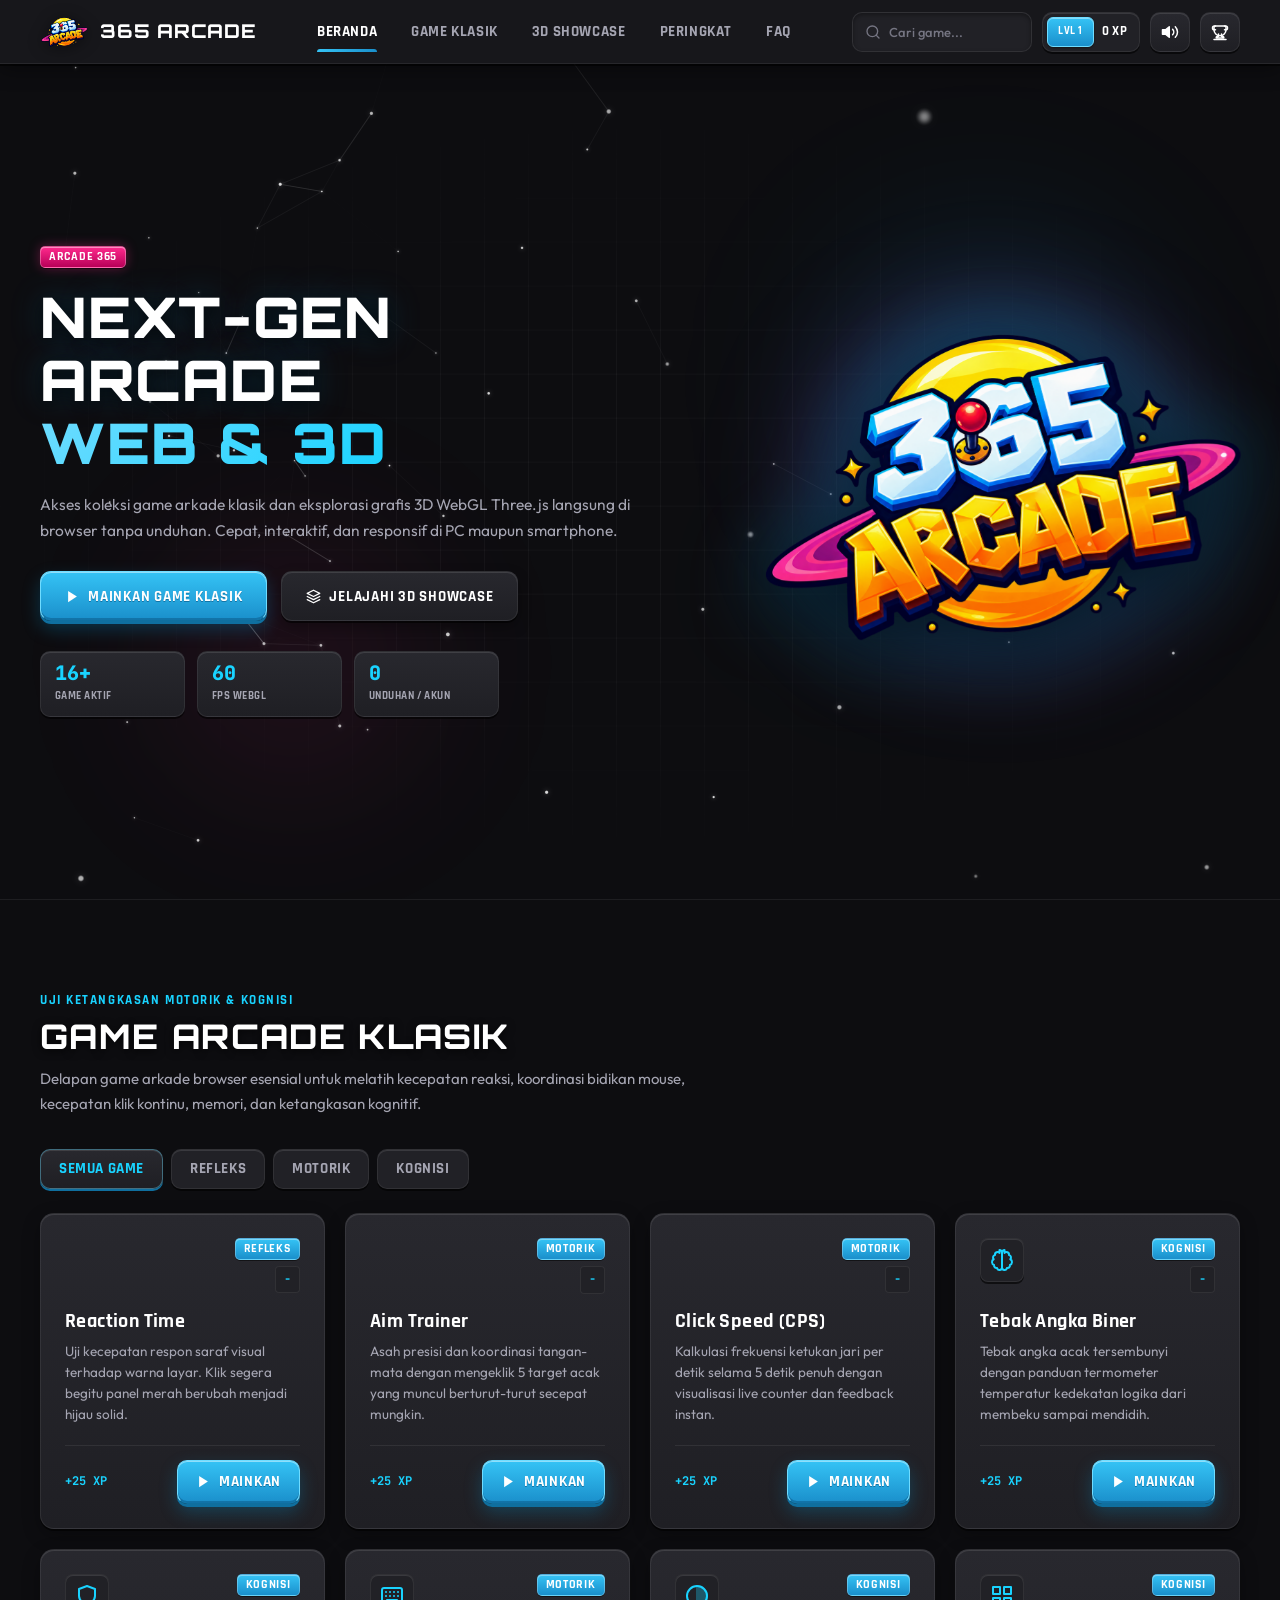
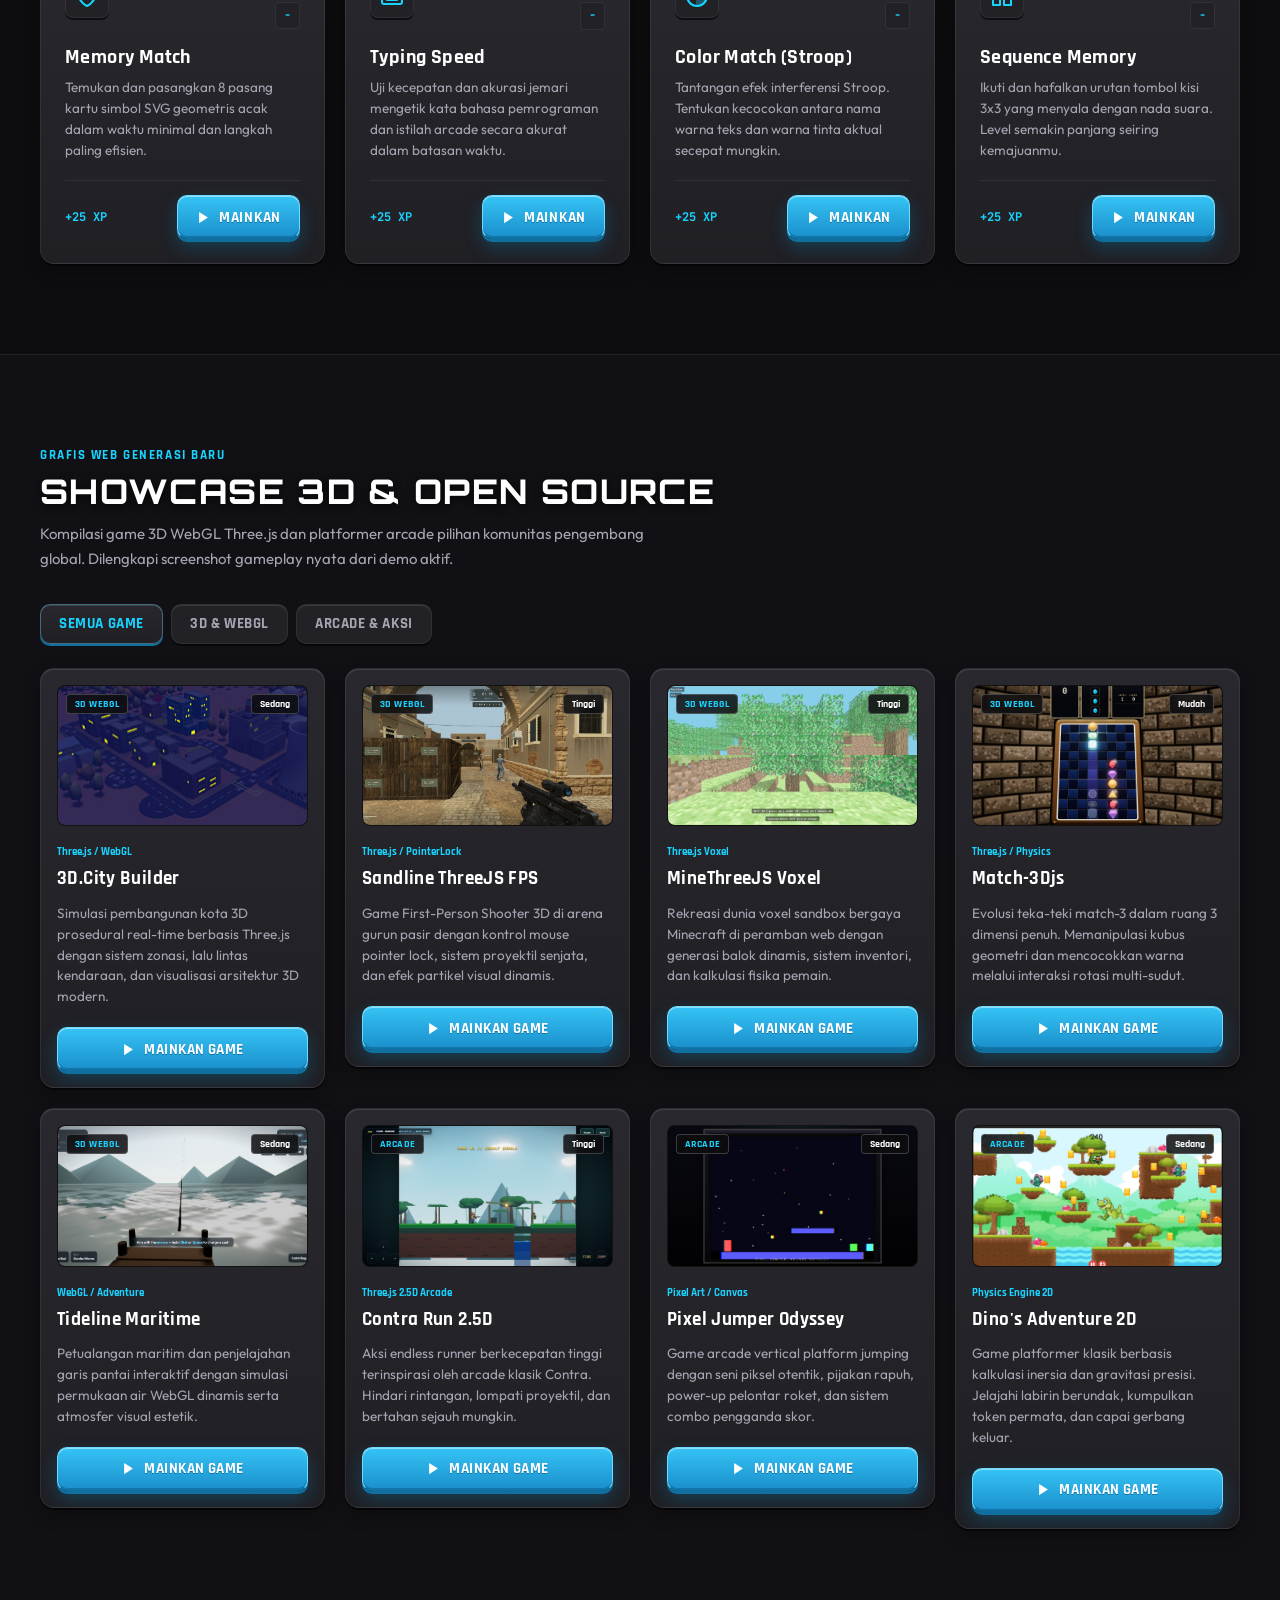
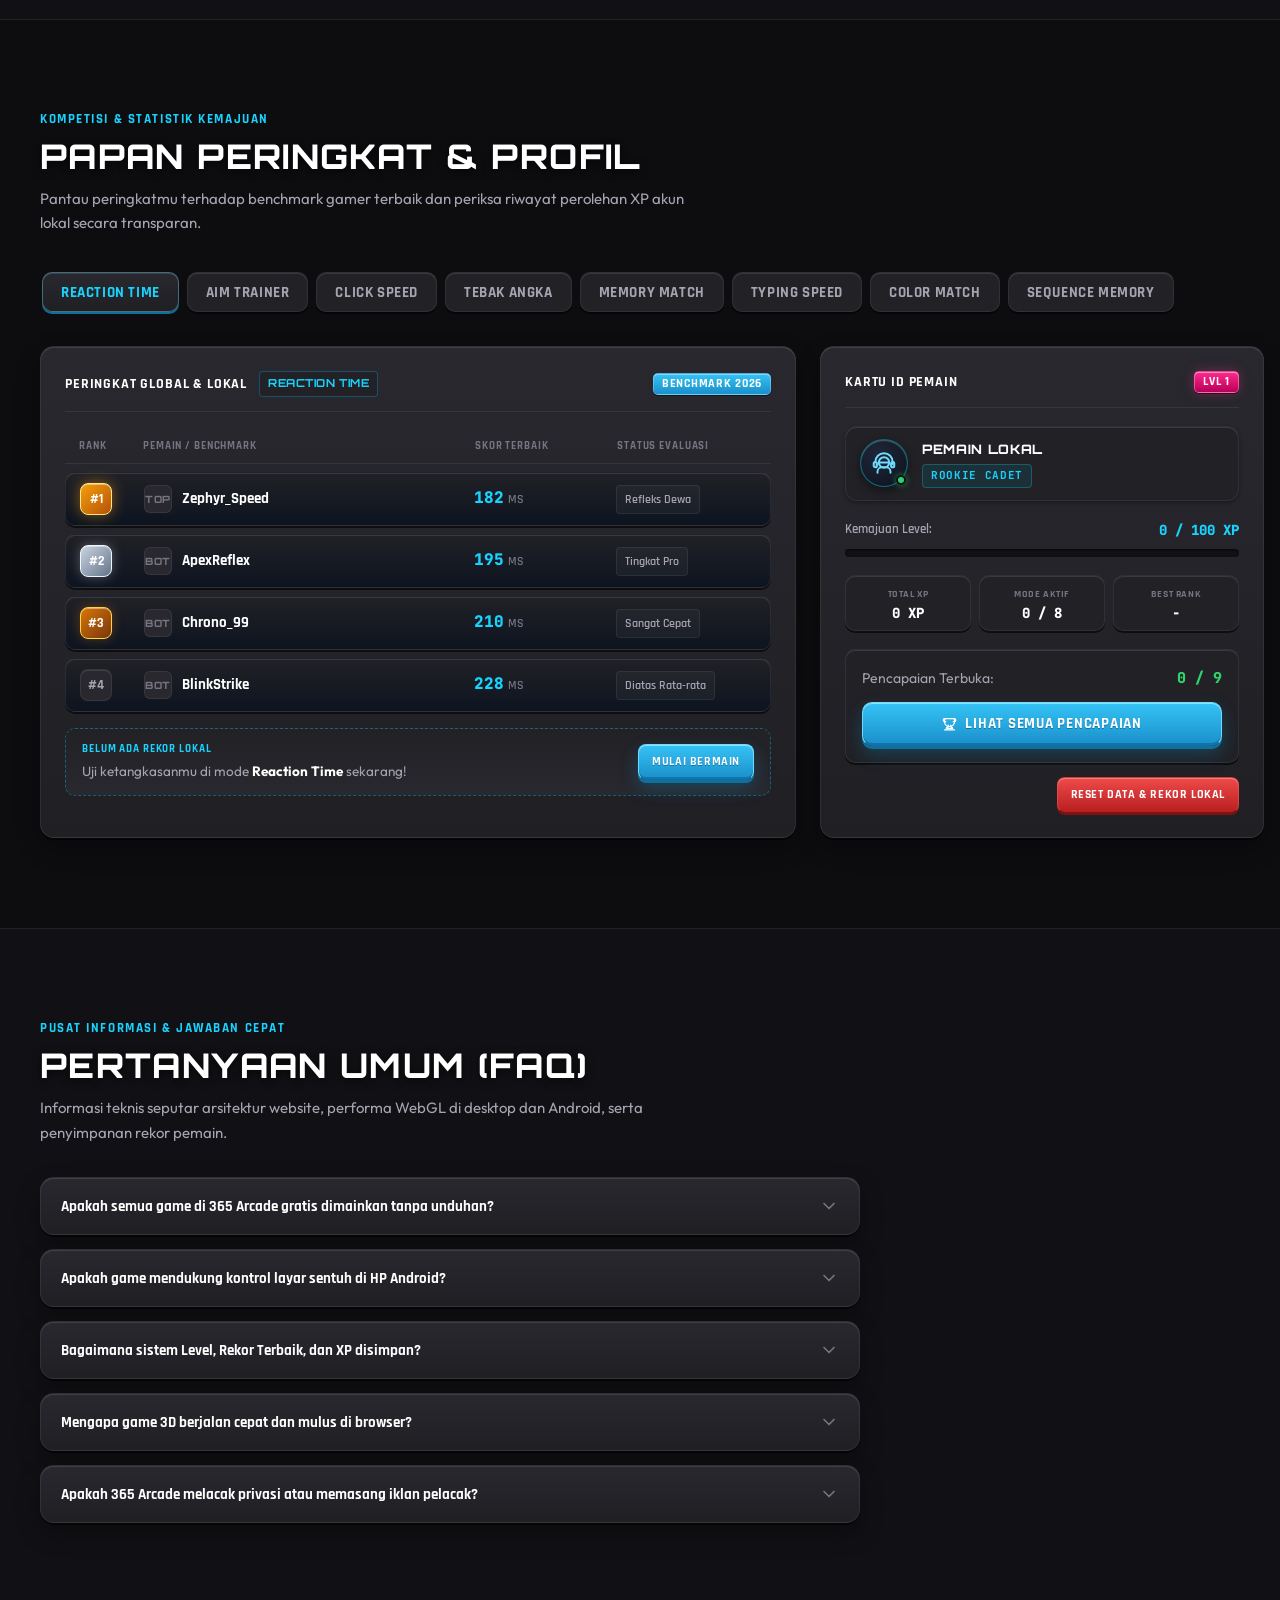
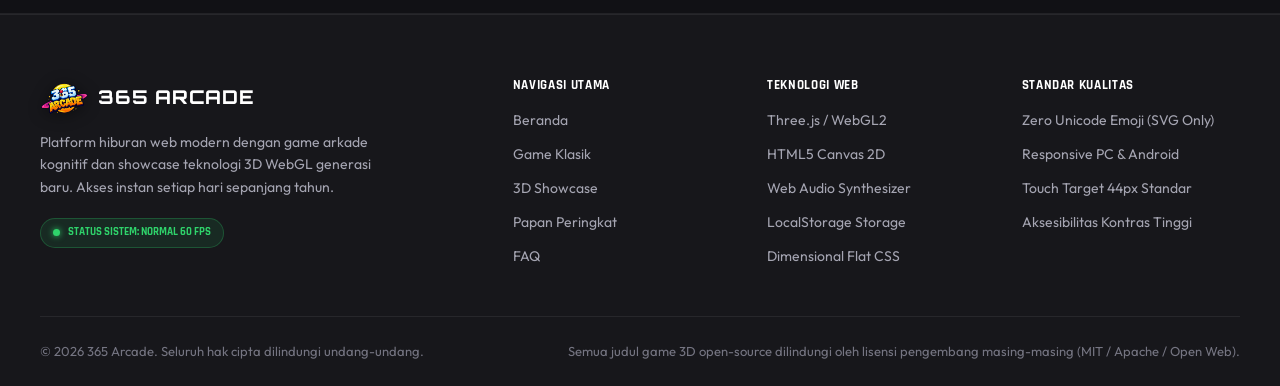
<file: index.html>
<!DOCTYPE html>
<html lang="id">
<head>
  <meta charset="UTF-8">
  <meta name="viewport" content="width=device-width, initial-scale=1, viewport-fit=cover">
  <meta name="theme-color" content="#0d0d10">
  <title>365 Arcade - Modern Web Gaming &amp; 3D WebGL Showcase</title>

  <!-- Favicon & Icons -->
  <link rel="icon" type="image/png" href="assets/logo.png">
  <link rel="apple-touch-icon" href="assets/logo.png">

  <!-- SEO Metadata -->
  <meta name="description" content="Akses koleksi game arkade browser modern dan showcase grafis 3D WebGL Three.js. Cepat, interaktif, tanpa instalasi.">

  <!-- Open Graph & Social Share -->
  <meta property="og:type" content="website">
  <meta property="og:title" content="365 Arcade - Modern Web Gaming &amp; 3D WebGL Showcase">
  <meta property="og:description" content="Koleksi game arkade klasik dan eksplorasi grafis 3D WebGL Three.js langsung di browser.">
  <meta property="og:image" content="assets/logo.png">

  <!-- Twitter Cards -->
  <meta name="twitter:card" content="summary_large_image">
  <meta name="twitter:title" content="365 Arcade - Modern Web Gaming &amp; 3D WebGL Showcase">
  <meta name="twitter:description" content="Koleksi game arkade klasik dan eksplorasi grafis 3D WebGL Three.js langsung di browser.">
  <meta name="twitter:image" content="assets/logo.png">
  <link rel="preconnect" href="https://fonts.googleapis.com">
  <link rel="preconnect" href="https://fonts.gstatic.com" crossorigin>
  <link href="https://fonts.googleapis.com/css2?family=JetBrains+Mono:wght@500;700;800&family=Orbitron:wght@700;800;900&family=Outfit:wght@400;500;600;700&family=Rajdhani:wght@600;700;800&display=swap" rel="stylesheet">
  <link rel="stylesheet" href="style.css?v=2.0">
</head>
<body>
  <!-- Skip Link for Accessibility -->
  <a href="#main-content" class="skip-to-content">Lewati ke konten utama</a>

  <!-- Top Sticky Site Navbar -->
  <header class="site-header" id="site-header">
    <div class="site-header-inner">
      <!-- Brand Logo -->
      <a href="#hero" class="brand-link" aria-label="365 Arcade Beranda" onclick="window.Hub.navigateTo('home'); return false;">
        <img src="assets/logo.png" alt="365 Arcade Logo" class="brand-icon-img">
        <span class="brand-text">365 ARCADE</span>
      </a>

      <!-- Desktop Navigation Links (>= 1024px) -->
      <nav class="desktop-nav" aria-label="Navigasi Utama">
        <a href="#hero" class="nav-link active" data-nav="home" onclick="window.Hub.navigateTo('home'); return false;">Beranda</a>
        <a href="#games-classic" class="nav-link" data-nav="classic" onclick="window.Hub.navigateTo('classic'); return false;">Game Klasik</a>
        <a href="#games-3d" class="nav-link" data-nav="games-3d" onclick="window.Hub.navigateTo('games-3d'); return false;">3D Showcase</a>
        <a href="#leaderboard" class="nav-link" data-nav="leaderboard" onclick="window.Hub.navigateTo('leaderboard'); return false;">Peringkat</a>
        <a href="#faq" class="nav-link" data-nav="faq" onclick="window.Hub.navigateTo('faq'); return false;">FAQ</a>
      </nav>

      <!-- Header Actions -->
      <div class="site-header-actions">
        <!-- Search Input -->
        <div class="header-search">
          <svg class="search-icon" viewBox="0 0 24 24" width="16" height="16" fill="none" stroke="currentColor" stroke-width="2" stroke-linecap="round" stroke-linejoin="round" aria-hidden="true">
            <circle cx="11" cy="11" r="8"></circle>
            <line x1="21" y1="21" x2="16.65" y2="16.65"></line>
          </svg>
          <input type="text" id="header-search-input" placeholder="Cari game..." oninput="window.Hub.onSearch(this.value)" aria-label="Cari Game">
        </div>

        <!-- Player XP Pill -->
        <div class="header-pill xp-pill" title="Level dan Total XP Pemain">
          <span class="header-lvl-badge" id="header-player-level">LVL 1</span>
          <span class="header-xp-val" id="topbar-xp">0 XP</span>
        </div>

        <!-- Audio FX Toggle -->
        <button class="icon-btn" id="btn-audio" title="Audio FX" aria-label="Toggle Audio" onclick="window.Hub.toggleAudio()">
          <svg viewBox="0 0 24 24" width="18" height="18" fill="none" stroke="currentColor" stroke-width="2" stroke-linecap="round" stroke-linejoin="round" aria-hidden="true">
            <polygon points="11 5 6 9 2 9 2 15 6 15 11 19 11 5" fill="currentColor"></polygon>
            <path d="M15.54 8.46a5 5 0 0 1 0 7.07"></path>
            <path d="M19.07 4.93a10 10 0 0 1 0 14.14"></path>
          </svg>
        </button>

        <!-- Achievements Button -->
        <button class="icon-btn" id="btn-achievements" title="Pencapaian" aria-label="Buka Pencapaian" onclick="window.Hub.toggleAchievements()">
          <svg viewBox="0 0 24 24" width="18" height="18" fill="none" stroke="currentColor" stroke-width="2" stroke-linecap="round" stroke-linejoin="round" aria-hidden="true">
            <path d="M6 9H4.5a2.5 2.5 0 0 1 0-5H6"></path>
            <path d="M18 9h1.5a2.5 2.5 0 0 0 0-5H18"></path>
            <path d="M4 22h16"></path>
            <path d="M10 14.66V17c0 .55-.45 1-1 1H8c-.55 0-1 .45-1 1v1h10v-1c0-.55-.45-1-1-1h-1c-.55 0-1-.45-1-1v-2.34"></path>
            <path d="M6 4h12a2 2 0 0 1 2 2v3a8 8 0 0 1-16 0V6a2 2 0 0 1 2-2z"></path>
          </svg>
        </button>

        <!-- Mobile Drawer Hamburger Toggle (< 1024px) -->
        <button class="icon-btn mobile-menu-btn" id="btn-mobile-menu" title="Menu Navigasi" aria-label="Buka Menu Navigasi" onclick="window.Hub.toggleMobileDrawer(true)">
          <svg viewBox="0 0 24 24" width="22" height="22" fill="none" stroke="currentColor" stroke-width="2" stroke-linecap="round" stroke-linejoin="round" aria-hidden="true">
            <line x1="3" y1="12" x2="21" y2="12"></line>
            <line x1="3" y1="6" x2="21" y2="6"></line>
            <line x1="3" y1="18" x2="21" y2="18"></line>
          </svg>
        </button>
      </div>
    </div>
  </header>

  <!-- Mobile Navigation Drawer & Backdrop Overlay (< 1024px) -->
  <div class="drawer-overlay" id="drawer-overlay" onclick="window.Hub.toggleMobileDrawer(false)"></div>
  <aside class="mobile-drawer" id="mobile-drawer" aria-hidden="true">
    <div class="drawer-header">
      <div class="brand-link">
        <img src="assets/logo.png" alt="365 Arcade Logo" class="brand-icon-img">
        <span class="brand-text">365 ARCADE</span>
      </div>
      <button class="icon-btn" aria-label="Tutup Menu" onclick="window.Hub.toggleMobileDrawer(false)">
        <svg viewBox="0 0 24 24" width="20" height="20" fill="none" stroke="currentColor" stroke-width="2" stroke-linecap="round" stroke-linejoin="round" aria-hidden="true">
          <line x1="18" y1="6" x2="6" y2="18"></line>
          <line x1="6" y1="6" x2="18" y2="18"></line>
        </svg>
      </button>
    </div>

    <div class="drawer-search">
      <input type="text" placeholder="Cari game..." oninput="window.Hub.onSearch(this.value)" aria-label="Cari Game">
    </div>

    <nav class="drawer-nav" aria-label="Navigasi Mobile">
      <a href="#hero" class="drawer-nav-item active" data-nav="home" onclick="window.Hub.navigateTo('home'); window.Hub.toggleMobileDrawer(false); return false;">
        <svg viewBox="0 0 24 24" width="18" height="18" fill="none" stroke="currentColor" stroke-width="2" stroke-linecap="round" stroke-linejoin="round"><path d="m3 9 9-7 9 7v11a2 2 0 0 1-2 2H5a2 2 0 0 1-2-2z"></path><polyline points="9 22 9 12 15 12 15 22"></polyline></svg>
        Beranda
      </a>
      <a href="#games-classic" class="drawer-nav-item" data-nav="classic" onclick="window.Hub.navigateTo('classic'); window.Hub.toggleMobileDrawer(false); return false;">
        <svg viewBox="0 0 24 24" width="18" height="18" fill="none" stroke="currentColor" stroke-width="2" stroke-linecap="round" stroke-linejoin="round"><circle cx="12" cy="12" r="10"></circle><polygon points="10 8 16 12 10 16 10 8" fill="currentColor"></polygon></svg>
        Game Klasik
      </a>
      <a href="#games-3d" class="drawer-nav-item" data-nav="games-3d" onclick="window.Hub.navigateTo('games-3d'); window.Hub.toggleMobileDrawer(false); return false;">
        <svg viewBox="0 0 24 24" width="18" height="18" fill="none" stroke="currentColor" stroke-width="2" stroke-linecap="round" stroke-linejoin="round"><polygon points="12 2 2 7 12 12 22 7 12 2"></polygon><polyline points="2 17 12 22 22 17"></polyline><polyline points="2 12 12 17 22 12"></polyline></svg>
        3D Showcase
      </a>
      <a href="#leaderboard" class="drawer-nav-item" data-nav="leaderboard" onclick="window.Hub.navigateTo('leaderboard'); window.Hub.toggleMobileDrawer(false); return false;">
        <svg viewBox="0 0 24 24" width="18" height="18" fill="none" stroke="currentColor" stroke-width="2" stroke-linecap="round" stroke-linejoin="round"><path d="M6 9H4.5a2.5 2.5 0 0 1 0-5H6"></path><path d="M18 9h1.5a2.5 2.5 0 0 0 0-5H18"></path><path d="M4 22h16"></path><path d="M10 14.66V17c0 .55-.45 1-1 1H8c-.55 0-1 .45-1 1v1h10v-1c0-.55-.45-1-1-1h-1c-.55 0-1-.45-1-1v-2.34"></path><path d="M6 4h12a2 2 0 0 1 2 2v3a8 8 0 0 1-16 0V6a2 2 0 0 1 2-2z"></path></svg>
        Papan Peringkat
      </a>
      <a href="#faq" class="drawer-nav-item" data-nav="faq" onclick="window.Hub.navigateTo('faq'); window.Hub.toggleMobileDrawer(false); return false;">
        <svg viewBox="0 0 24 24" width="18" height="18" fill="none" stroke="currentColor" stroke-width="2" stroke-linecap="round" stroke-linejoin="round"><circle cx="12" cy="12" r="10"></circle><path d="M9.09 9a3 3 0 0 1 5.83 1c0 2-3 3-3 3"></path><line x1="12" y1="17" x2="12.01" y2="17"></line></svg>
        FAQ
      </a>
    </nav>

    <div class="drawer-footer">
      <div class="drawer-player-card card">
        <div class="drawer-player-info">
          <span class="badge badge-cyan" id="drawer-player-level">LVL 1</span>
          <span class="drawer-player-xp" id="drawer-player-xp">0 XP</span>
        </div>
        <div class="xp-bar-track">
          <div class="xp-bar-fill" id="drawer-xp-fill" style="width: 0%"></div>
        </div>
      </div>
      <button class="btn btn-primary" style="width:100%;" onclick="window.Hub.toggleAchievements(); window.Hub.toggleMobileDrawer(false);">
        <svg viewBox="0 0 24 24" width="16" height="16" fill="none" stroke="currentColor" stroke-width="2" stroke-linecap="round" stroke-linejoin="round"><path d="M6 9H4.5a2.5 2.5 0 0 1 0-5H6"></path><path d="M18 9h1.5a2.5 2.5 0 0 0 0-5H18"></path><path d="M4 22h16"></path><path d="M10 14.66V17c0 .55-.45 1-1 1H8c-.55 0-1 .45-1 1v1h10v-1c0-.55-.45-1-1-1h-1c-.55 0-1-.45-1-1v-2.34"></path><path d="M6 4h12a2 2 0 0 1 2 2v3a8 8 0 0 1-16 0V6a2 2 0 0 1 2-2z"></path></svg>
        Pencapaian
      </button>
    </div>
  </aside>

  <!-- Main Website Body -->
  <main class="site-main" id="main-content">

    <!-- Interactive Game Stage (Revealed when playing any game) -->
    <section class="game-stage-view hidden" id="game-view" aria-label="Panggung Game Aktif">
      <div class="container">
        <!-- Stage Top Bar -->
        <div class="stage-nav-bar card">
          <div class="stage-nav-left">
            <button class="btn" onclick="window.Hub.backToHub()" title="Kembali ke Katalog">
              <svg viewBox="0 0 24 24" width="16" height="16" fill="none" stroke="currentColor" stroke-width="2" stroke-linecap="round" stroke-linejoin="round" aria-hidden="true">
                <line x1="19" y1="12" x2="5" y2="12"></line>
                <polyline points="12 19 5 12 12 5"></polyline>
              </svg>
              Kembali
            </button>
            <div class="stage-titles">
              <span class="eyebrow">PANGGUNG GAME INTERAKTIF</span>
              <h2 class="stage-title" id="stage-game-title">Nama Game</h2>
            </div>
          </div>
          <div class="stage-nav-right">
            <div class="stage-score-hud">
              <span class="hud-label">REKOR LOKAL</span>
              <strong class="hud-value" id="stage-best-score">-</strong>
            </div>
            <button class="btn" id="stage-restart-btn" onclick="window.Hub.restartActiveGame()" title="Ulangi Sesi [R]">
              <svg viewBox="0 0 24 24" width="16" height="16" fill="none" stroke="currentColor" stroke-width="2" stroke-linecap="round" stroke-linejoin="round" aria-hidden="true">
                <path d="M1 4v6h6"></path>
                <path d="M3.51 15a9 9 0 1 0 2.13-9.36L1 10"></path>
              </svg>
              Ulangi
            </button>
            <button class="btn" id="stage-fullscreen-btn" title="Layar Penuh [F]">
              <svg viewBox="0 0 24 24" width="16" height="16" fill="none" stroke="currentColor" stroke-width="2" stroke-linecap="round" stroke-linejoin="round" aria-hidden="true">
                <path d="M8 3H5a2 2 0 0 0-2 2v3m18 0V5a2 2 0 0 0-2-2h-3m0 18h3a2 2 0 0 0 2-2v-3M3 16v3a2 2 0 0 0 2 2h3"></path>
              </svg>
              Layar Penuh
            </button>
          </div>
        </div>

        <!-- Stage Canvas Play Area -->
        <div class="game-stage-box card" id="game-canvas"></div>

        <!-- Stage Options & Controls -->
        <div class="stage-options card" id="game-options-panel"></div>

        <!-- History Strip -->
        <div class="stage-history card">
          <div class="history-label">Riwayat Sesi Terakhir:</div>
          <div class="history-chips" id="history-items"></div>
        </div>
      </div>
    </section>

    <!-- Hub Catalog View -->
    <div class="hub-catalog-view" id="hub-view">

      <!-- Hero Section -->
      <section class="hero-section" id="hero">
        <!-- Ambient Animated Background Elements -->
        <div class="hero-bg-grid" aria-hidden="true"></div>
        <div class="hero-bg-orb hero-orb-cyan" aria-hidden="true"></div>
        <div class="hero-bg-orb hero-orb-purple" aria-hidden="true"></div>
        <canvas class="hero-particles-canvas" id="hero-particles" aria-hidden="true"></canvas>

        <div class="container hero-container">
          <div class="hero-content">
            <div class="hero-badge-wrap">
              <span class="badge badge-pink">ARCADE 365</span>
            </div>
            <h1 class="hero-title">NEXT-GEN ARCADE <br class="hero-break"><span class="hero-highlight">WEB &amp; 3D</span></h1>
            <p class="hero-desc">
              Akses koleksi game arkade klasik dan eksplorasi grafis 3D WebGL Three.js langsung di browser tanpa unduhan. Cepat, interaktif, dan responsif di PC maupun smartphone.
            </p>
            <div class="hero-actions">
              <a href="#games-classic" class="btn btn-primary btn-lg" onclick="window.Hub.navigateTo('classic'); return false;">
                <svg viewBox="0 0 24 24" width="18" height="18" fill="currentColor" aria-hidden="true">
                  <polygon points="5 3 19 12 5 21 5 3"></polygon>
                </svg>
                Mainkan Game Klasik
              </a>
              <a href="#games-3d" class="btn btn-lg" onclick="window.Hub.navigateTo('games-3d'); return false;">
                <svg viewBox="0 0 24 24" width="18" height="18" fill="none" stroke="currentColor" stroke-width="2" stroke-linecap="round" stroke-linejoin="round" aria-hidden="true">
                  <polygon points="12 2 2 7 12 12 22 7 12 2"></polygon>
                  <polyline points="2 17 12 22 22 17"></polyline>
                  <polyline points="2 12 12 17 22 12"></polyline>
                </svg>
                Jelajahi 3D Showcase
              </a>
            </div>
            <div class="hero-stats-grid">
              <div class="hero-stat-card card">
                <span class="stat-num">16+</span>
                <span class="stat-lbl">Game Aktif</span>
              </div>
              <div class="hero-stat-card card">
                <span class="stat-num">60</span>
                <span class="stat-lbl">FPS WebGL</span>
              </div>
              <div class="hero-stat-card card">
                <span class="stat-num">0</span>
                <span class="stat-lbl">Unduhan / Akun</span>
              </div>
            </div>
          </div>

          <div class="hero-visual" id="hero-visual">
            <div class="hero-logo-interactive-wrap" id="hero-logo-wrap" title="365 Arcade Logo - Klik untuk interaksi">
              <div class="hero-logo-glow" id="hero-logo-glow"></div>
              <img src="assets/logo.png" alt="365 Arcade Logo" class="hero-logo-img-large" id="hero-logo-img">
            </div>
          </div>
        </div>
      </section>

      <!-- Classic Web Arcade Games Section -->
      <section class="section" id="games-classic">
        <div class="container" id="minigames-section">
          <div class="section-header">
            <span class="eyebrow">Uji Ketangkasan Motorik &amp; Kognisi</span>
            <h2 class="section-title">GAME ARCADE KLASIK</h2>
            <p class="section-desc">
              Delapan game arkade browser esensial untuk melatih kecepatan reaksi, koordinasi bidikan mouse, kecepatan klik kontinu, memori, dan ketangkasan kognitif.
            </p>
          </div>

          <!-- Category Filter Tabs -->
          <div class="filter-tabs-bar">
            <button class="tab-btn active" data-category="all" onclick="window.Hub.filterCategory('all')">Semua Game</button>
            <button class="tab-btn" data-category="reflex" onclick="window.Hub.filterCategory('reflex')">Refleks</button>
            <button class="tab-btn" data-category="motoric" onclick="window.Hub.filterCategory('motoric')">Motorik</button>
            <button class="tab-btn" data-category="cognition" onclick="window.Hub.filterCategory('cognition')">Kognisi</button>
          </div>

          <!-- Classic Games Grid -->
          <div class="cards-grid" id="games-grid">
            <!-- Game 1: Reaction Time -->
            <article class="game-card card" data-category="reflex">
              <div class="game-card-head">
                <div class="game-icon-box">
                  <svg viewBox="0 0 24 24" width="28" height="28" fill="none" stroke="currentColor" stroke-width="2" stroke-linecap="round" stroke-linejoin="round" aria-hidden="true">
                    <polygon points="13 2 3 14 12 14 11 22 21 10 12 10 13 2"></polygon>
                  </svg>
                </div>
                <div class="game-card-badges">
                  <span class="badge badge-cyan">REFLEKS</span>
                  <span class="best-score-chip" id="best-reaction">-</span>
                </div>
              </div>
              <h3 class="card-title">Reaction Time</h3>
              <p class="card-desc">
                Uji kecepatan respon saraf visual terhadap warna layar. Klik segera begitu panel merah berubah menjadi hijau solid.
              </p>
              <div class="game-card-footer">
                <span class="xp-reward">+25 XP</span>
                <button class="btn btn-primary" onclick="window.Hub.startGame('reaction')">
                  <svg viewBox="0 0 24 24" width="16" height="16" fill="currentColor" aria-hidden="true"><polygon points="5 3 19 12 5 21 5 3"></polygon></svg>
                  Mainkan
                </button>
              </div>
            </article>

            <!-- Game 2: Aim Trainer -->
            <article class="game-card card" data-category="motoric">
              <div class="game-card-head">
                <div class="game-icon-box">
                  <svg viewBox="0 0 24 24" width="28" height="28" fill="none" stroke="currentColor" stroke-width="2" stroke-linecap="round" stroke-linejoin="round" aria-hidden="true">
                    <circle cx="12" cy="12" r="10"></circle>
                    <circle cx="12" cy="12" r="6"></circle>
                    <circle cx="12" cy="12" r="2"></circle>
                  </svg>
                </div>
                <div class="game-card-badges">
                  <span class="badge badge-cyan">MOTORIK</span>
                  <span class="best-score-chip" id="best-aim">-</span>
                </div>
              </div>
              <h3 class="card-title">Aim Trainer</h3>
              <p class="card-desc">
                Asah presisi dan koordinasi tangan-mata dengan mengeklik 5 target acak yang muncul berturut-turut secepat mungkin.
              </p>
              <div class="game-card-footer">
                <span class="xp-reward">+25 XP</span>
                <button class="btn btn-primary" onclick="window.Hub.startGame('aim')">
                  <svg viewBox="0 0 24 24" width="16" height="16" fill="currentColor" aria-hidden="true"><polygon points="5 3 19 12 5 21 5 3"></polygon></svg>
                  Mainkan
                </button>
              </div>
            </article>

            <!-- Game 3: CPS Speed -->
            <article class="game-card card" data-category="motoric">
              <div class="game-card-head">
                <div class="game-icon-box">
                  <svg viewBox="0 0 24 24" width="28" height="28" fill="none" stroke="currentColor" stroke-width="2" stroke-linecap="round" stroke-linejoin="round" aria-hidden="true">
                    <circle cx="12" cy="12" r="10"></circle>
                    <polyline points="12 6 12 12 16 14"></polyline>
                  </svg>
                </div>
                <div class="game-card-badges">
                  <span class="badge badge-cyan">MOTORIK</span>
                  <span class="best-score-chip" id="best-cps">-</span>
                </div>
              </div>
              <h3 class="card-title">Click Speed (CPS)</h3>
              <p class="card-desc">
                Kalkulasi frekuensi ketukan jari per detik selama 5 detik penuh dengan visualisasi live counter dan feedback instan.
              </p>
              <div class="game-card-footer">
                <span class="xp-reward">+25 XP</span>
                <button class="btn btn-primary" onclick="window.Hub.startGame('cps')">
                  <svg viewBox="0 0 24 24" width="16" height="16" fill="currentColor" aria-hidden="true"><polygon points="5 3 19 12 5 21 5 3"></polygon></svg>
                  Mainkan
                </button>
              </div>
            </article>

            <!-- Game 4: Number Guesser -->
            <article class="game-card card" data-category="cognition">
              <div class="game-card-head">
                <div class="game-icon-box">
                  <svg viewBox="0 0 24 24" width="28" height="28" fill="none" stroke="currentColor" stroke-width="2" stroke-linecap="round" stroke-linejoin="round" aria-hidden="true">
                    <path d="M9.5 2A2.5 2.5 0 0 1 12 4.5v15a2.5 2.5 0 0 1-4.96.44 2.5 2.5 0 0 1-2.96-3.08 3 3 0 0 1-.34-5.58 2.5 2.5 0 0 1 1.32-4.24 2.5 2.5 0 0 1 4.44-2.04z"></path>
                    <path d="M14.5 2A2.5 2.5 0 0 0 12 4.5v15a2.5 2.5 0 0 0 4.96.44 2.5 2.5 0 0 0 2.96-3.08 3 3 0 0 0 .34-5.58 2.5 2.5 0 0 0-1.32-4.24 2.5 2.5 0 0 0-4.44-2.04z"></path>
                  </svg>
                </div>
                <div class="game-card-badges">
                  <span class="badge badge-cyan">KOGNISI</span>
                  <span class="best-score-chip" id="best-guess">-</span>
                </div>
              </div>
              <h3 class="card-title">Tebak Angka Biner</h3>
              <p class="card-desc">
                Tebak angka acak tersembunyi dengan panduan termometer temperatur kedekatan logika dari membeku sampai mendidih.
              </p>
              <div class="game-card-footer">
                <span class="xp-reward">+25 XP</span>
                <button class="btn btn-primary" onclick="window.Hub.startGame('guess')">
                  <svg viewBox="0 0 24 24" width="16" height="16" fill="currentColor" aria-hidden="true"><polygon points="5 3 19 12 5 21 5 3"></polygon></svg>
                  Mainkan
                </button>
              </div>
            </article>

            <!-- Game 5: Memory Match -->
            <article class="game-card card" data-category="cognition">
              <div class="game-card-head">
                <div class="game-icon-box">
                  <svg viewBox="0 0 24 24" width="28" height="28" fill="none" stroke="currentColor" stroke-width="2" stroke-linecap="round" stroke-linejoin="round" aria-hidden="true">
                    <path d="M12 22s8-4 8-10V5l-8-3-8 3v7c0 6 8 10 8 10z"></path>
                  </svg>
                </div>
                <div class="game-card-badges">
                  <span class="badge badge-cyan">KOGNISI</span>
                  <span class="best-score-chip" id="best-memory">-</span>
                </div>
              </div>
              <h3 class="card-title">Memory Match</h3>
              <p class="card-desc">
                Temukan dan pasangkan 8 pasang kartu simbol SVG geometris acak dalam waktu minimal dan langkah paling efisien.
              </p>
              <div class="game-card-footer">
                <span class="xp-reward">+25 XP</span>
                <button class="btn btn-primary" onclick="window.Hub.startGame('memory')">
                  <svg viewBox="0 0 24 24" width="16" height="16" fill="currentColor" aria-hidden="true"><polygon points="5 3 19 12 5 21 5 3"></polygon></svg>
                  Mainkan
                </button>
              </div>
            </article>

            <!-- Game 6: Typing Speed -->
            <article class="game-card card" data-category="motoric">
              <div class="game-card-head">
                <div class="game-icon-box">
                  <svg viewBox="0 0 24 24" width="28" height="28" fill="none" stroke="currentColor" stroke-width="2" stroke-linecap="round" stroke-linejoin="round" aria-hidden="true">
                    <rect x="2" y="4" width="20" height="16" rx="2" ry="2"></rect>
                    <line x1="6" y1="8" x2="6" y2="8"></line>
                    <line x1="10" y1="8" x2="10" y2="8"></line>
                    <line x1="14" y1="8" x2="14" y2="8"></line>
                    <line x1="18" y1="8" x2="18" y2="8"></line>
                    <line x1="6" y1="12" x2="6" y2="12"></line>
                    <line x1="10" y1="12" x2="10" y2="12"></line>
                    <line x1="14" y1="12" x2="14" y2="12"></line>
                    <line x1="18" y1="12" x2="18" y2="12"></line>
                    <line x1="7" y1="16" x2="17" y2="16"></line>
                  </svg>
                </div>
                <div class="game-card-badges">
                  <span class="badge badge-cyan">MOTORIK</span>
                  <span class="best-score-chip" id="best-typing">-</span>
                </div>
              </div>
              <h3 class="card-title">Typing Speed</h3>
              <p class="card-desc">
                Uji kecepatan dan akurasi jemari mengetik kata bahasa pemrograman dan istilah arcade secara akurat dalam batasan waktu.
              </p>
              <div class="game-card-footer">
                <span class="xp-reward">+25 XP</span>
                <button class="btn btn-primary" onclick="window.Hub.startGame('typing')">
                  <svg viewBox="0 0 24 24" width="16" height="16" fill="currentColor" aria-hidden="true"><polygon points="5 3 19 12 5 21 5 3"></polygon></svg>
                  Mainkan
                </button>
              </div>
            </article>

            <!-- Game 7: Color Match (Stroop) -->
            <article class="game-card card" data-category="cognition">
              <div class="game-card-head">
                <div class="game-icon-box">
                  <svg viewBox="0 0 24 24" width="28" height="28" fill="none" stroke="currentColor" stroke-width="2" stroke-linecap="round" stroke-linejoin="round" aria-hidden="true">
                    <circle cx="12" cy="12" r="10"></circle>
                    <path d="M12 2a10 10 0 0 1 0 20z" fill="currentColor" opacity="0.3"></path>
                  </svg>
                </div>
                <div class="game-card-badges">
                  <span class="badge badge-cyan">KOGNISI</span>
                  <span class="best-score-chip" id="best-stroop">-</span>
                </div>
              </div>
              <h3 class="card-title">Color Match (Stroop)</h3>
              <p class="card-desc">
                Tantangan efek interferensi Stroop. Tentukan kecocokan antara nama warna teks dan warna tinta aktual secepat mungkin.
              </p>
              <div class="game-card-footer">
                <span class="xp-reward">+25 XP</span>
                <button class="btn btn-primary" onclick="window.Hub.startGame('stroop')">
                  <svg viewBox="0 0 24 24" width="16" height="16" fill="currentColor" aria-hidden="true"><polygon points="5 3 19 12 5 21 5 3"></polygon></svg>
                  Mainkan
                </button>
              </div>
            </article>

            <!-- Game 8: Sequence Memory -->
            <article class="game-card card" data-category="cognition">
              <div class="game-card-head">
                <div class="game-icon-box">
                  <svg viewBox="0 0 24 24" width="28" height="28" fill="none" stroke="currentColor" stroke-width="2" stroke-linecap="round" stroke-linejoin="round" aria-hidden="true">
                    <rect x="3" y="3" width="7" height="7"></rect>
                    <rect x="14" y="3" width="7" height="7"></rect>
                    <rect x="14" y="14" width="7" height="7"></rect>
                    <rect x="3" y="14" width="7" height="7"></rect>
                  </svg>
                </div>
                <div class="game-card-badges">
                  <span class="badge badge-cyan">KOGNISI</span>
                  <span class="best-score-chip" id="best-sequence">-</span>
                </div>
              </div>
              <h3 class="card-title">Sequence Memory</h3>
              <p class="card-desc">
                Ikuti dan hafalkan urutan tombol kisi 3x3 yang menyala dengan nada suara. Level semakin panjang seiring kemajuanmu.
              </p>
              <div class="game-card-footer">
                <span class="xp-reward">+25 XP</span>
                <button class="btn btn-primary" onclick="window.Hub.startGame('sequence')">
                  <svg viewBox="0 0 24 24" width="16" height="16" fill="currentColor" aria-hidden="true"><polygon points="5 3 19 12 5 21 5 3"></polygon></svg>
                  Mainkan
                </button>
              </div>
            </article>
          </div>
        </div>
      </section>

      <!-- 3D & Advanced Games Showcase Section (Alternating background: var(--bg-section-alt)) -->
      <section class="section section-alt" id="games-3d">
        <div class="container" id="advanced-section">
          <div class="section-header">
            <span class="eyebrow">Grafis Web Generasi Baru</span>
            <h2 class="section-title">SHOWCASE 3D &amp; OPEN SOURCE</h2>
            <p class="section-desc">
              Kompilasi game 3D WebGL Three.js dan platformer arcade pilihan komunitas pengembang global. Dilengkapi screenshot gameplay nyata dari demo aktif.
            </p>
          </div>

          <!-- 3D Category Filter Tabs -->
          <div class="filter-tabs-bar" id="adv-filter-tabs">
            <button class="tab-btn active" data-adv="all" onclick="window.Hub.filterAdvCategory('all')">Semua Game</button>
            <button class="tab-btn" data-adv="3d" onclick="window.Hub.filterAdvCategory('3d')">3D &amp; WebGL</button>
            <button class="tab-btn" data-adv="arcade" onclick="window.Hub.filterAdvCategory('arcade')">Arcade &amp; Aksi</button>
          </div>

          <!-- Dynamic 3D Grid populated by app.js with real gameplay screenshots -->
          <div class="adv-cards-grid" id="adv-games-grid"></div>
        </div>
      </section>

      <!-- Leaderboard & Statistics Section -->
      <section class="section" id="leaderboard">
        <div class="container" id="leaderboard-section">
          <div class="section-header">
            <span class="eyebrow">Kompetisi &amp; Statistik Kemajuan</span>
            <h2 class="section-title">PAPAN PERINGKAT &amp; PROFIL</h2>
            <p class="section-desc">
              Pantau peringkatmu terhadap benchmark gamer terbaik dan periksa riwayat perolehan XP akun lokal secara transparan.
            </p>
          </div>

          <!-- Game Tabs for Leaderboard -->
          <div class="filter-tabs-bar board-tabs-scroll" id="board-game-tabs">
            <button class="tab-btn segment-btn active" data-board="reaction" onclick="window.Hub.switchLeaderboard('reaction')">Reaction Time</button>
            <button class="tab-btn segment-btn" data-board="aim" onclick="window.Hub.switchLeaderboard('aim')">Aim Trainer</button>
            <button class="tab-btn segment-btn" data-board="cps" onclick="window.Hub.switchLeaderboard('cps')">Click Speed</button>
            <button class="tab-btn segment-btn" data-board="guess" onclick="window.Hub.switchLeaderboard('guess')">Tebak Angka</button>
            <button class="tab-btn segment-btn" data-board="memory" onclick="window.Hub.switchLeaderboard('memory')">Memory Match</button>
            <button class="tab-btn segment-btn" data-board="typing" onclick="window.Hub.switchLeaderboard('typing')">Typing Speed</button>
            <button class="tab-btn segment-btn" data-board="stroop" onclick="window.Hub.switchLeaderboard('stroop')">Color Match</button>
            <button class="tab-btn segment-btn" data-board="sequence" onclick="window.Hub.switchLeaderboard('sequence')">Sequence Memory</button>
          </div>

          <!-- Leaderboard Layout: Rank Table (Left) + Player Progression Card (Right) -->
          <div class="leaderboard-grid">
            <div class="leaderboard-table-card card">
              <div class="table-card-head">
                <div class="table-head-info">
                  <span class="table-title">PERINGKAT GLOBAL &amp; LOKAL</span>
                  <span class="board-mode-pill" id="board-active-mode-title">Reaction Time</span>
                </div>
                <span class="badge badge-cyan">BENCHMARK 2026</span>
              </div>

              <!-- Esports Column Headers -->
              <div class="board-col-headers" aria-hidden="true">
                <span class="col-th col-rank">RANK</span>
                <span class="col-th col-player">PEMAIN / BENCHMARK</span>
                <span class="col-th col-score">SKOR TERBAIK</span>
                <span class="col-th col-precision">STATUS EVALUASI</span>
              </div>

              <div class="leaderboard-rows" id="leaderboard-rows"></div>

              <!-- Dynamic Player Action / Status Callout -->
              <div class="board-callout" id="board-user-callout"></div>
            </div>

            <div class="player-profile-card card">
              <div class="profile-card-head">
                <span class="profile-title">KARTU ID PEMAIN</span>
                <span class="badge badge-advanced" id="player-level">LVL 1</span>
              </div>

              <!-- Player Avatar & Rank Title HUD -->
              <div class="profile-hero-badge">
                <div class="profile-avatar-box">
                  <svg viewBox="0 0 24 24" width="26" height="26" fill="none" stroke="currentColor" stroke-width="1.8" stroke-linecap="round" stroke-linejoin="round" aria-hidden="true">
                    <path d="M4 11a8 8 0 0 1 16 0v2"></path>
                    <rect x="2.5" y="11" width="3" height="5" rx="1.5" fill="currentColor" fill-opacity="0.25"></rect>
                    <rect x="18.5" y="11" width="3" height="5" rx="1.5" fill="currentColor" fill-opacity="0.25"></rect>
                    <circle cx="12" cy="11.5" r="4.8"></circle>
                    <path d="M8.5 11.5h7" stroke-width="2"></path>
                    <path d="M6 21v-1a4 4 0 0 1 4-4h4a4 4 0 0 1 4 4v1"></path>
                  </svg>
                  <span class="avatar-status-dot" title="Status: Online"></span>
                </div>
                <div class="profile-title-group">
                  <span class="profile-player-name">PEMAIN LOKAL</span>
                  <span class="profile-rank-title" id="player-rank-title">ROOKIE CADET</span>
                </div>
              </div>

              <!-- XP Progress HUD -->
              <div class="profile-xp-section">
                <div class="profile-xp-row">
                  <span class="xp-label">Kemajuan Level:</span>
                  <strong class="xp-val" id="player-xp-ratio">0 / 100 XP</strong>
                </div>
                <div class="xp-bar-track">
                  <div class="xp-bar-fill" id="xp-bar-fill" style="width: 0%"></div>
                </div>
              </div>

              <!-- 3-Cell Matrix Grid -->
              <div class="profile-matrix-grid">
                <div class="matrix-cell">
                  <span class="matrix-lbl">TOTAL XP</span>
                  <span class="matrix-val" id="player-xp">0 XP</span>
                </div>
                <div class="matrix-cell">
                  <span class="matrix-lbl">MODE AKTIF</span>
                  <span class="matrix-val" id="player-games-count">0 / 8</span>
                </div>
                <div class="matrix-cell">
                  <span class="matrix-lbl">BEST RANK</span>
                  <span class="matrix-val" id="player-best-rank">-</span>
                </div>
              </div>

              <div class="profile-achieve-box">
                <div class="achieve-count-row">
                  <span>Pencapaian Terbuka:</span>
                  <strong id="achieve-count">0 / 6</strong>
                </div>
                <button class="btn btn-primary" style="width:100%; margin-top:12px;" onclick="window.Hub.toggleAchievements()">
                  <svg viewBox="0 0 24 24" width="16" height="16" fill="none" stroke="currentColor" stroke-width="2" stroke-linecap="round" stroke-linejoin="round" aria-hidden="true">
                    <path d="M6 9H4.5a2.5 2.5 0 0 1 0-5H6"></path>
                    <path d="M18 9h1.5a2.5 2.5 0 0 0 0-5H18"></path>
                    <path d="M4 22h16"></path>
                    <path d="M10 14.66V17c0 .55-.45 1-1 1H8c-.55 0-1 .45-1 1v1h10v-1c0-.55-.45-1-1-1h-1c-.55 0-1-.45-1-1v-2.34"></path>
                    <path d="M6 4h12a2 2 0 0 1 2 2v3a8 8 0 0 1-16 0V6a2 2 0 0 1 2-2z"></path>
                  </svg>
                  Lihat Semua Pencapaian
                </button>
              </div>

              <div class="profile-reset-row">
                <button class="btn btn-sm btn-danger" onclick="window.Hub.resetAllData()">
                  Reset Data &amp; Rekor Lokal
                </button>
              </div>
            </div>
          </div>
        </div>
      </section>

      <!-- FAQ Section (Accordion with aria-expanded & rotating chevron) -->
      <section class="section section-alt" id="faq">
        <div class="container">
          <div class="section-header">
            <span class="eyebrow">Pusat Informasi &amp; Jawaban Cepat</span>
            <h2 class="section-title">PERTANYAAN UMUM (FAQ)</h2>
            <p class="section-desc">
              Informasi teknis seputar arsitektur website, performa WebGL di desktop dan Android, serta penyimpanan rekor pemain.
            </p>
          </div>

          <div class="faq-accordion-list">
            <!-- FAQ 1 -->
            <div class="faq-item card">
              <button class="faq-trigger" aria-expanded="false" onclick="window.Hub.toggleFaq(this)">
                <span class="faq-question">Apakah semua game di 365 Arcade gratis dimainkan tanpa unduhan?</span>
                <span class="faq-chevron" aria-hidden="true">
                  <svg viewBox="0 0 24 24" width="20" height="20" fill="none" stroke="currentColor" stroke-width="2" stroke-linecap="round" stroke-linejoin="round">
                    <polyline points="6 9 12 15 18 9"></polyline>
                  </svg>
                </span>
              </button>
              <div class="faq-answer">
                <p>
                  Ya, 100% gratis dan berjalan seketika di peramban web modern tanpa perlu registrasi, login, atau unduhan file aplikasi. Seluruh aset dimuat langsung secara efisien melalui HTML5 Canvas, WebGL2, dan Web Audio API.
                </p>
              </div>
            </div>

            <!-- FAQ 2 -->
            <div class="faq-item card">
              <button class="faq-trigger" aria-expanded="false" onclick="window.Hub.toggleFaq(this)">
                <span class="faq-question">Apakah game mendukung kontrol layar sentuh di HP Android?</span>
                <span class="faq-chevron" aria-hidden="true">
                  <svg viewBox="0 0 24 24" width="20" height="20" fill="none" stroke="currentColor" stroke-width="2" stroke-linecap="round" stroke-linejoin="round">
                    <polyline points="6 9 12 15 18 9"></polyline>
                  </svg>
                </span>
              </button>
              <div class="faq-answer">
                <p>
                  Ya. Seluruh antarmuka website dan mini-game dirancang dengan touch target standar minimal 44x44px. Game klasik seperti Reaction Time, Aim Trainer, CPS Clicker, Tebak Angka, dan Memory Match mendukung ketukan jari di layar sentuh tanpa latensi. Untuk game 3D tertentu seperti FPS, mouse dan keyboard direkomendasikan untuk pengalaman optimal.
                </p>
              </div>
            </div>

            <!-- FAQ 3 -->
            <div class="faq-item card">
              <button class="faq-trigger" aria-expanded="false" onclick="window.Hub.toggleFaq(this)">
                <span class="faq-question">Bagaimana sistem Level, Rekor Terbaik, dan XP disimpan?</span>
                <span class="faq-chevron" aria-hidden="true">
                  <svg viewBox="0 0 24 24" width="20" height="20" fill="none" stroke="currentColor" stroke-width="2" stroke-linecap="round" stroke-linejoin="round">
                    <polyline points="6 9 12 15 18 9"></polyline>
                  </svg>
                </span>
              </button>
              <div class="faq-answer">
                <p>
                  Data pemain disimpan secara aman di peramban lokal perangkat menggunakan Web LocalStorage API. Setiap sesi permainan menambahkan XP dan memperbarui rekor terbaik secara otomatis tanpa mengirim data pribadi ke server eksternal.
                </p>
              </div>
            </div>

            <!-- FAQ 4 -->
            <div class="faq-item card">
              <button class="faq-trigger" aria-expanded="false" onclick="window.Hub.toggleFaq(this)">
                <span class="faq-question">Mengapa game 3D berjalan cepat dan mulus di browser?</span>
                <span class="faq-chevron" aria-hidden="true">
                  <svg viewBox="0 0 24 24" width="20" height="20" fill="none" stroke="currentColor" stroke-width="2" stroke-linecap="round" stroke-linejoin="round">
                    <polyline points="6 9 12 15 18 9"></polyline>
                  </svg>
                </span>
              </button>
              <div class="faq-answer">
                <p>
                  Game 3D memanfaatkan akselerasi perangkat keras GPU melalui WebGL2 dan pustaka Three.js berbobot ringan. Kalkulasi geometri dan shader diproses langsung oleh kartu grafis perangkat sehingga dapat mempertahankan frame rate stabil 60 FPS.
                </p>
              </div>
            </div>

            <!-- FAQ 5 -->
            <div class="faq-item card">
              <button class="faq-trigger" aria-expanded="false" onclick="window.Hub.toggleFaq(this)">
                <span class="faq-question">Apakah 365 Arcade melacak privasi atau memasang iklan pelacak?</span>
                <span class="faq-chevron" aria-hidden="true">
                  <svg viewBox="0 0 24 24" width="20" height="20" fill="none" stroke="currentColor" stroke-width="2" stroke-linecap="round" stroke-linejoin="round">
                    <polyline points="6 9 12 15 18 9"></polyline>
                  </svg>
                </span>
              </button>
              <div class="faq-answer">
                <p>
                  Sama sekali tidak. Tidak ada cookie pelacak pihak ketiga, tidak ada skrip analitik invasif, dan tidak ada iklan pop-up yang mengganggu interaksi bermain.
                </p>
              </div>
            </div>
          </div>
        </div>
      </section>

    </div><!-- /hub-view -->
  </main>

  <!-- Site Footer -->
  <footer class="site-footer">
    <div class="container footer-container">
      <div class="footer-grid">
        <!-- Col 1: Brand Info -->
        <div class="footer-col brand-col">
          <div class="footer-brand">
            <img src="assets/logo.png" alt="365 Arcade Logo" class="brand-icon-img">
            <span class="brand-text">365 ARCADE</span>
          </div>
          <p class="footer-about">
            Platform hiburan web modern dengan game arkade kognitif dan showcase teknologi 3D WebGL generasi baru. Akses instan setiap hari sepanjang tahun.
          </p>
          <div class="footer-status-pill">
            <span class="status-dot"></span>
            <span>STATUS SISTEM: NORMAL 60 FPS</span>
          </div>
        </div>

        <!-- Col 2: Navigation Links -->
        <div class="footer-col">
          <h4 class="footer-heading">Navigasi Utama</h4>
          <ul class="footer-links">
            <li><a href="#hero" onclick="window.Hub.navigateTo('home'); return false;">Beranda</a></li>
            <li><a href="#games-classic" onclick="window.Hub.navigateTo('classic'); return false;">Game Klasik</a></li>
            <li><a href="#games-3d" onclick="window.Hub.navigateTo('games-3d'); return false;">3D Showcase</a></li>
            <li><a href="#leaderboard" onclick="window.Hub.navigateTo('leaderboard'); return false;">Papan Peringkat</a></li>
            <li><a href="#faq" onclick="window.Hub.navigateTo('faq'); return false;">FAQ</a></li>
          </ul>
        </div>

        <!-- Col 3: Tech Specs -->
        <div class="footer-col">
          <h4 class="footer-heading">Teknologi Web</h4>
          <ul class="footer-links">
            <li><span>Three.js / WebGL2</span></li>
            <li><span>HTML5 Canvas 2D</span></li>
            <li><span>Web Audio Synthesizer</span></li>
            <li><span>LocalStorage Storage</span></li>
            <li><span>Dimensional Flat CSS</span></li>
          </ul>
        </div>

        <!-- Col 4: Platform Guarantee -->
        <div class="footer-col">
          <h4 class="footer-heading">Standar Kualitas</h4>
          <ul class="footer-links">
            <li><span>Zero Unicode Emoji (SVG Only)</span></li>
            <li><span>Responsive PC &amp; Android</span></li>
            <li><span>Touch Target 44px Standar</span></li>
            <li><span>Aksesibilitas Kontras Tinggi</span></li>
          </ul>
        </div>
      </div>

      <!-- Bottom Bar -->
      <div class="footer-bottom">
        <p class="copyright-text">&copy; 2026 365 Arcade. Seluruh hak cipta dilindungi undang-undang.</p>
        <p class="disclaimer-text">Semua judul game 3D open-source dilindungi oleh lisensi pengembang masing-masing (MIT / Apache / Open Web).</p>
      </div>
    </div>
  </footer>

  <!-- Achievements Dialog Modal -->
  <dialog class="modal-dialog card" id="achievements-dialog">
    <div class="modal-header">
      <div class="modal-title-wrap">
        <svg viewBox="0 0 24 24" width="20" height="20" fill="none" stroke="currentColor" stroke-width="2" stroke-linecap="round" stroke-linejoin="round" aria-hidden="true">
          <path d="M6 9H4.5a2.5 2.5 0 0 1 0-5H6"></path>
          <path d="M18 9h1.5a2.5 2.5 0 0 0 0-5H18"></path>
          <path d="M4 22h16"></path>
          <path d="M10 14.66V17c0 .55-.45 1-1 1H8c-.55 0-1 .45-1 1v1h10v-1c0-.55-.45-1-1-1h-1c-.55 0-1-.45-1-1v-2.34"></path>
          <path d="M6 4h12a2 2 0 0 1 2 2v3a8 8 0 0 1-16 0V6a2 2 0 0 1 2-2z"></path>
        </svg>
        <h3>Daftar Pencapaian Pemain</h3>
      </div>
      <button type="button" class="icon-btn" aria-label="Tutup Dialog" onclick="window.Hub.toggleAchievements()">
        <svg viewBox="0 0 24 24" width="18" height="18" fill="none" stroke="currentColor" stroke-width="2" stroke-linecap="round" stroke-linejoin="round">
          <line x1="18" y1="6" x2="6" y2="18"></line>
          <line x1="6" y1="6" x2="18" y2="18"></line>
        </svg>
      </button>
    </div>
    <div class="modal-body" id="achievements-list"></div>
    <div class="modal-footer">
      <button type="button" class="btn btn-primary" onclick="window.Hub.toggleAchievements()">Tutup</button>
    </div>
  </dialog>

  <!-- Advanced Game Modal -->
  <dialog class="modal-dialog card" id="adv-game-dialog">
    <div class="modal-header">
      <div class="modal-title-wrap">
        <svg viewBox="0 0 24 24" width="20" height="20" fill="none" stroke="currentColor" stroke-width="2" stroke-linecap="round" stroke-linejoin="round" aria-hidden="true">
          <polygon points="12 2 2 7 12 12 22 7 12 2"></polygon>
          <polyline points="2 17 12 22 22 17"></polyline>
          <polyline points="2 12 12 17 22 12"></polyline>
        </svg>
        <h3 id="adv-modal-title">Detail Game</h3>
      </div>
      <button type="button" class="icon-btn" aria-label="Tutup Modal" onclick="window.Hub.closeAdvModal()">
        <svg viewBox="0 0 24 24" width="18" height="18" fill="none" stroke="currentColor" stroke-width="2" stroke-linecap="round" stroke-linejoin="round">
          <line x1="18" y1="6" x2="6" y2="18"></line>
          <line x1="6" y1="6" x2="18" y2="18"></line>
        </svg>
      </button>
    </div>
    <div class="modal-body" id="adv-modal-body"></div>
    <div class="modal-footer" id="adv-modal-footer"></div>
  </dialog>

  <!-- Animation Engine (GSAP & ScrollTrigger) -->
  <script src="vendor/gsap.min.js"></script>
  <script src="vendor/ScrollTrigger.min.js"></script>

  <!-- Core JavaScript -->
  <script src="app.js?v=2.0"></script>
</body>
</html>
</file>
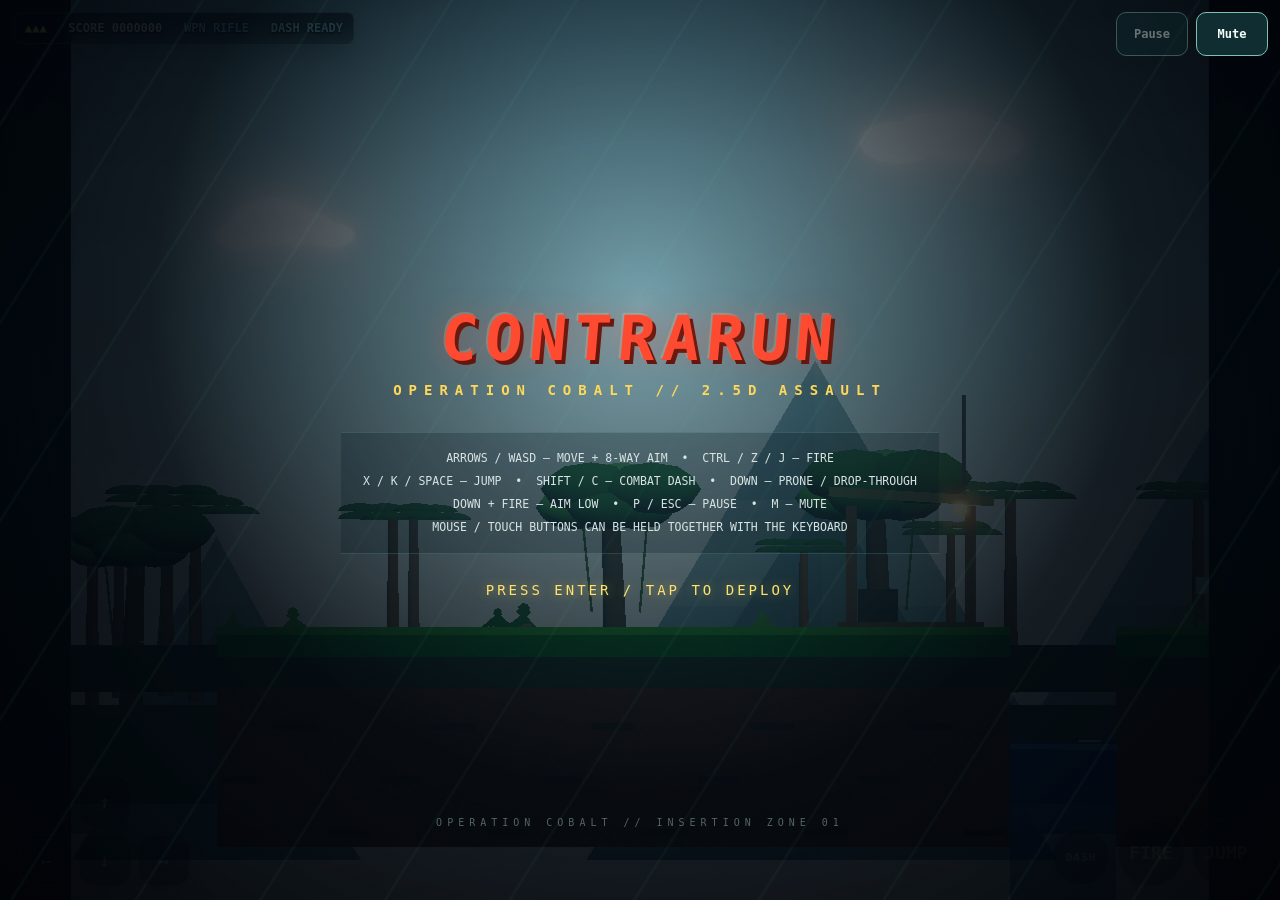
<file: games/contra-run/index.html>
<!DOCTYPE html>
<html lang="en">
<head>
<meta charset="utf-8">
<meta name="viewport" content="width=device-width, initial-scale=1, viewport-fit=cover">
<title>CONTRARUN — Operation Cobalt</title>
<link rel="stylesheet" href="./src/styles.css">

</head>
<body>
<div id="hud"></div>
<div id="msg"></div>
<div id="fx"></div>
<div id="ov">
  <h1>CONTRARUN</h1>
  <h2>Operation Cobalt // 2.5D Assault</h2>
  <div class="ctl">ARROWS / WASD — MOVE + 8-WAY AIM &nbsp;•&nbsp; CTRL / Z / J — FIRE<br>
  X / K / SPACE — JUMP &nbsp;•&nbsp; SHIFT / C — COMBAT DASH &nbsp;•&nbsp; DOWN — PRONE / DROP-THROUGH<br>
  DOWN + FIRE — AIM LOW &nbsp;•&nbsp; P / ESC — PAUSE &nbsp;•&nbsp; M — MUTE<br>
  MOUSE / TOUCH BUTTONS CAN BE HELD TOGETHER WITH THE KEYBOARD</div>
  <div class="blink">PRESS ENTER / TAP TO DEPLOY</div>
</div>
<div id="utility" aria-label="Game options">
  <button id="pauseButton" type="button" disabled>Pause</button>
  <button id="muteButton" type="button" aria-pressed="false">Mute</button>
</div>
<section id="pausePanel" aria-label="Game paused" hidden>
  <div class="pause-card">
    <h2>Take a breather</h2>
    <p>Game paused. Your position is safe.</p>
    <label for="musicVolume">Music <output id="musicVolumeValue">65%</output></label>
    <input id="musicVolume" type="range" min="0" max="100" value="65" step="5">
    <p class="hint">Turn music down to keep just the game sounds.</p>
    <label class="effects-option" for="reducedEffects"><input id="reducedEffects" type="checkbox">Reduce screen effects</label>
    <p class="hint">Less camera shake and flashing. Preferences are saved on this browser.</p>
    <button id="resumeButton" type="button">Resume game</button>
    <p class="hint">P or Esc also resumes. Release and press controls again.</p>
  </div>
</section>
<div id="warn">WARNING // HEAVY CONTACT</div>
<div id="bossHud" aria-hidden="true"><div class="label"><span id="bossLabel">SHIELD NODES</span><span id="bossPct">100%</span></div><div class="track"><div class="fill" id="bossFill"></div></div></div>
<div id="touch" aria-label="On-screen controls">
  <div class="pad">
    <button class="up" data-key="ArrowUp" aria-label="Aim up">↑</button>
    <button class="left" data-key="ArrowLeft" aria-label="Move left">←</button>
    <button class="down" data-key="ArrowDown" aria-label="Aim down">↓</button>
    <button class="right" data-key="ArrowRight" aria-label="Move right">→</button>
  </div>
  <div class="actions">
    <button class="dash" data-key="Shift" aria-label="Combat dash">DASH</button>
    <button class="fire" data-key="z" aria-label="Fire">FIRE</button>
    <button class="jump" data-key="x" aria-label="Jump">JUMP</button>
  </div>
</div>
<script src="./lib/bundle-three.js"></script>
<script src="./src/core.js"></script>
<script src="./src/input.js"></script>
<script src="./src/audio.js"></script>
<script src="./src/gameplay.js"></script>
<script src="./src/render.js"></script>
<script src="./src/main.js"></script>
</body>
</html>
</file>
<file: style.css>
/* ==========================================================================
   365 ARCADE - DESIGN SYSTEM & STYLESHEET
   Dark Gaming "Dimensional Flat" // Strict Zero Unicode Emoji
   Fonts: Plus Jakarta Sans (Headings/Buttons) + Inter (Body) + JetBrains Mono (Data)
   Adheres to UI_Design_Guidelines_Website.md
   ========================================================================== */

:root {
  /* Background website */
  --bg-app:        #0d0d10;   /* latar utama */
  --bg-bar:        #17171b;   /* navbar & footer */
  --bg-section-alt:#111115;   /* selang-seling section */

  /* Surface kontrol */
  --surface-1:     #212126;   /* input, dropdown */
  --surface-2:     #28282e;   /* atas gradient tombol/kartu */
  --surface-3:     #1f1f24;   /* bawah gradient */
  --surface-hover: #323238;

  /* Garis tepi & bayangan */
  --edge-top:      rgba(255, 255, 255, 0.11);
  --edge-line:     rgba(255, 255, 255, 0.07);
  --edge-bottom:   rgba(0, 0, 0, 0.60);

  /* Teks */
  --text-primary:  #ffffff;
  --text-secondary:#a5a5b2;   /* kontras >= 4.5:1 di atas --bg-app */
  --text-tertiary: #757582;

  /* Aksen */
  --cyan-top:      #35c3f5;
  --cyan-bottom:   #1a8fcb;
  --cyan-edge:     #6fdcff;
  --cyan-dark:     #0f6f9f;
  --cyan-text:     #19d3ff;
  --cyan-tint:     rgba(0, 188, 255, 0.12);
  --green-top:     #2fd36b;
  --green-bottom:  #159d4a;
  --purple-top:    #ff2a8d;
  --purple-bottom: #b80058;
  --pink-top:      #ff2a8d;
  --pink-bottom:   #b80058;
  --pink-edge:     #ff66b2;
  --pink-text:     #ff45a8;
  --pink-tint:     rgba(255, 42, 141, 0.16);
  --amber:         #e8a22b;
  --red-top:       #ef4a4a;
  --red-bottom:    #b81f1f;

  /* Legacy & Theme Fallback Aliases */
  --accent:        var(--cyan-top);
  --text-body:     var(--text-secondary);
  --text-subtitle: var(--text-tertiary);

  /* Radius */
  --r-btn:   10px;
  --r-card:  14px;
  --r-badge: 5px;
  --r-modal: 18px;

  /* Layout */
  --container: 1200px;
  --gutter: clamp(16px, 4vw, 32px);
  --section-y: clamp(52px, 7vw, 92px);
  --navbar-h: 64px;

  /* Typography:
     --font-arcade:  Orbitron (Next-Gen Arcade / Hero & Section Titles / Brand Text)
     --font-display: Rajdhani (Cyber Athletic / UI Headings / Card Titles / Badges / Buttons / Tabs)
     --font-body:    Outfit (Modern Geometric Sans / Reading Copy / Descriptions)
     --font-mono:    JetBrains Mono (Technical Telemetry / Counters / HUD / Code)
  */
  --font-arcade:  "Orbitron", sans-serif;
  --font-display: "Rajdhani", sans-serif;
  --font-body:    "Outfit", system-ui, -apple-system, BlinkMacSystemFont, "Segoe UI", Roboto, sans-serif;
  --font-mono:    "JetBrains Mono", "Consolas", ui-monospace, monospace;
}

/* ==========================================================================
   BASE RESET & ACCESSIBILITY
   ========================================================================== */
html {
  box-sizing: border-box;
  scroll-behavior: smooth;
  font-size: 16px;
}

*, *::before, *::after {
  box-sizing: inherit;
  margin: 0;
  padding: 0;
}

h1, h2, h3, h4, h5, h6, p, a, span, button, input {
  overflow-wrap: break-word;
}

body {
  margin: 0;
  padding: 0;
  background-color: var(--bg-app);
  color: var(--text-primary);
  font-family: var(--font-body);
  font-size: 15px;
  line-height: 1.6;
  min-height: 100vh;
  overflow-x: clip; /* DO NOT USE overflow-x: hidden on body to preserve sticky navbar! */
  -webkit-font-smoothing: antialiased;
  -moz-osx-font-smoothing: grayscale;
}

h1, h2, h3, h4, h5, h6 {
  font-family: var(--font-display);
  font-weight: 700;
  color: var(--text-primary);
  line-height: 1.2;
}

/* Custom Thin Scrollbar */
::-webkit-scrollbar {
  width: 8px;
  height: 8px;
}
::-webkit-scrollbar-track {
  background: var(--bg-app);
}
::-webkit-scrollbar-thumb {
  background: var(--surface-1);
  border-radius: 4px;
  border: 1px solid var(--edge-line);
}
::-webkit-scrollbar-thumb:hover {
  background: var(--surface-hover);
}

/* Skip link for screen readers */
.skip-to-content {
  position: absolute;
  top: -100px;
  left: 20px;
  background: var(--cyan-bottom);
  color: #fff;
  padding: 10px 16px;
  z-index: 9999;
  border-radius: var(--r-btn);
  font: 700 13px/1 var(--font-display);
  text-decoration: none;
  transition: top 0.2s ease;
}
.skip-to-content:focus {
  top: 16px;
}

/* Focus Visible outline on all interactive elements */
:focus-visible {
  outline: 2px solid var(--cyan-text);
  outline-offset: 2px;
}

img, svg {
  display: block;
  max-width: 100%;
}

a {
  color: inherit;
  text-decoration: none;
}

ul {
  list-style: none;
}

/* Common Container */
.container {
  width: min(100% - 2 * var(--gutter), var(--container));
  margin-inline: auto;
}

/* ==========================================================================
   DIMENSIONAL FLAT BUTTONS
   ========================================================================== */
.btn {
  display: inline-flex;
  align-items: center;
  justify-content: center;
  gap: 8px;
  min-height: 44px;
  padding: 0 18px;
  border-radius: var(--r-btn);
  background: linear-gradient(180deg, var(--surface-2), var(--surface-3));
  border: 1px solid var(--edge-line);
  box-shadow: inset 0 1px 0 var(--edge-top), 0 2px 0 var(--edge-bottom), 0 6px 14px rgba(0, 0, 0, 0.30);
  color: var(--text-primary);
  font: 700 15px/1 var(--font-display);
  letter-spacing: 0.05em;
  text-transform: uppercase;
  cursor: pointer;
  touch-action: manipulation;
  -webkit-tap-highlight-color: transparent;
  transition: transform 0.14s cubic-bezier(0.2, 0.9, 0.3, 1.2), background 0.14s, box-shadow 0.14s, border-color 0.14s;
  text-decoration: none;
  white-space: nowrap;
}

.btn svg {
  width: 15px;
  height: 15px;
  max-width: 15px;
  max-height: 15px;
  flex-shrink: 0;
}

@media (hover: hover) {
  .btn:hover {
    background: linear-gradient(180deg, var(--surface-hover), var(--surface-2));
    border-color: rgba(255, 255, 255, 0.14);
    transform: translateY(-1px);
    color: #fff;
  }
}

.btn:active {
  transform: translateY(1px) scale(0.97);
  box-shadow: inset 0 1px 0 var(--edge-top), 0 1px 0 var(--edge-bottom);
}

/* Primary CTA Button (Cyan Gradient) */
.btn-primary {
  background: linear-gradient(180deg, var(--cyan-top), var(--cyan-bottom));
  border: 1px solid var(--cyan-edge);
  border-bottom-color: var(--cyan-dark);
  box-shadow: inset 0 1px 0 rgba(255, 255, 255, 0.45), inset 0 -2px 0 rgba(0, 60, 100, 0.35),
              0 3px 0 var(--cyan-dark), 0 8px 18px rgba(0, 170, 240, 0.25);
  color: #fff;
  font-weight: 800;
  text-shadow: 0 1px 0 rgba(0, 60, 100, 0.45);
}

@media (hover: hover) {
  .btn-primary:hover {
    background: linear-gradient(180deg, #4bd2ff, #209fdc);
    transform: translateY(-1px);
    box-shadow: inset 0 1px 0 rgba(255, 255, 255, 0.55), inset 0 -2px 0 rgba(0, 60, 100, 0.35),
                0 3px 0 var(--cyan-dark), 0 10px 24px rgba(0, 170, 240, 0.40);
  }
}

.btn-primary:active {
  transform: translateY(1px) scale(0.97);
  box-shadow: inset 0 1px 0 rgba(255, 255, 255, 0.3), 0 1px 0 var(--cyan-dark);
}

/* Large Button variant for Hero */
.btn-lg {
  min-height: 50px;
  padding: 0 24px;
  font-size: 15px;
  border-radius: 11px;
}

/* Small Button variant */
.btn-sm {
  min-height: 36px;
  padding: 0 13px;
  font-size: 12px;
  border-radius: 8px;
}

/* Danger Button variant */
.btn-danger {
  background: linear-gradient(180deg, var(--red-top), var(--red-bottom));
  border: 1px solid rgba(255, 120, 120, 0.3);
  border-bottom-color: #7f1212;
  box-shadow: inset 0 1px 0 rgba(255, 255, 255, 0.3), 0 2px 0 #7f1212;
  color: #fff;
}

/* Icon-only Button */
.icon-btn {
  display: inline-flex;
  align-items: center;
  justify-content: center;
  width: 40px;
  height: 40px;
  min-width: 40px;
  min-height: 40px;
  padding: 0;
  border-radius: var(--r-btn);
  background: linear-gradient(180deg, var(--surface-2), var(--surface-3));
  border: 1px solid var(--edge-line);
  box-shadow: inset 0 1px 0 var(--edge-top), 0 2px 0 var(--edge-bottom);
  color: var(--text-primary);
  cursor: pointer;
  touch-action: manipulation;
  -webkit-tap-highlight-color: transparent;
  transition: transform 0.14s ease, background 0.14s ease, color 0.14s ease;
}

@media (hover: hover) {
  .icon-btn:hover {
    background: linear-gradient(180deg, var(--surface-hover), var(--surface-2));
    transform: translateY(-1px);
    color: var(--cyan-text);
  }
}

.icon-btn:active {
  transform: translateY(1px) scale(0.92);
}

/* ==========================================================================
   DIMENSIONAL FLAT CARDS
   ========================================================================== */
.card {
  padding: clamp(18px, 2.5vw, 24px);
  border-radius: var(--r-card);
  background: linear-gradient(180deg, var(--surface-2), var(--surface-3));
  border: 1px solid var(--edge-line);
  box-shadow: inset 0 1px 0 var(--edge-top), 0 2px 0 var(--edge-bottom), 0 10px 24px rgba(0, 0, 0, 0.32);
  transition: transform 0.18s ease, border-color 0.18s ease, box-shadow 0.18s ease;
  position: relative;
}

@media (hover: hover) {
  .card:hover {
    transform: translateY(-3px);
    border-color: rgba(111, 220, 255, 0.35);
    box-shadow: inset 0 1px 0 var(--edge-top), 0 4px 0 var(--edge-bottom), 0 14px 30px rgba(0, 0, 0, 0.45);
  }
}

/* ==========================================================================
   BADGES & CHIPS
   ========================================================================== */
.badge {
  display: inline-flex;
  align-items: center;
  height: 22px;
  padding: 0 8px;
  border-radius: var(--r-badge);
  font: 700 12px/1 var(--font-display);
  letter-spacing: 0.06em;
  text-transform: uppercase;
  color: #fff;
  border: 1px solid rgba(255, 255, 255, 0.25);
  box-shadow: inset 0 1px 0 rgba(255, 255, 255, 0.35), 0 1px 0 rgba(0, 0, 0, 0.5);
  white-space: nowrap;
}

.badge-advanced,
.badge-pink {
  background: linear-gradient(180deg, var(--pink-top), var(--pink-bottom));
  border-color: rgba(255, 255, 255, 0.3);
  box-shadow: inset 0 1px 0 rgba(255, 255, 255, 0.45), 0 1px 0 rgba(0, 0, 0, 0.5), 0 0 12px rgba(255, 42, 141, 0.35);
}

.badge-new {
  background: linear-gradient(180deg, var(--green-top), var(--green-bottom));
}

.badge-cyan {
  background: linear-gradient(180deg, var(--cyan-top), var(--cyan-bottom));
}

/* ==========================================================================
   SECTION TYPOGRAPHY & HEADERS
   ========================================================================== */
.eyebrow {
  display: block;
  font-family: var(--font-display);
  font-size: 13px;
  font-weight: 700;
  color: var(--cyan-text);
  margin-bottom: 6px;
  letter-spacing: 0.12em;
  text-transform: uppercase;
}

.section-title {
  font-family: var(--font-arcade);
  font-size: clamp(22px, 3.2vw, 34px);
  font-weight: 800;
  text-transform: uppercase;
  letter-spacing: 0.04em;
  color: var(--text-primary);
  text-shadow: 0 2px 8px rgba(0, 0, 0, 0.7);
  margin-bottom: 10px;
}

.section-desc {
  font-size: 15px;
  line-height: 1.65;
  color: var(--text-secondary);
  max-width: 65ch;
  margin-bottom: 24px;
}

.section-header {
  margin-bottom: 32px;
}

/* Section Wrapper with alternating backgrounds */
.section {
  padding: var(--section-y) 0;
  background-color: var(--bg-app);
}

.section-alt {
  background-color: var(--bg-section-alt);
  border-top: 1px solid var(--edge-line);
  border-bottom: 1px solid var(--edge-line);
}

/* ==========================================================================
   STICKY NAVBAR (Website Architecture)
   ========================================================================== */
.site-header {
  position: sticky;
  top: 0;
  z-index: 1000;
  height: var(--navbar-h);
  background: var(--bg-bar);
  border-bottom: 1px solid var(--edge-line);
  box-shadow: 0 2px 0 var(--edge-bottom), 0 4px 20px rgba(0, 0, 0, 0.45);
  backdrop-filter: blur(8px);
  -webkit-backdrop-filter: blur(8px);
}

.site-header-inner {
  width: min(100% - 2 * var(--gutter), var(--container));
  margin-inline: auto;
  height: 100%;
  display: flex;
  align-items: center;
  justify-content: space-between;
  gap: 12px;
}

/* Brand Link */
.brand-link {
  display: flex;
  align-items: center;
  gap: 12px;
  text-decoration: none;
  flex-shrink: 0;
  user-select: none;
}

.brand-icon-img {
  height: 38px;
  width: auto;
  max-width: 48px;
  object-fit: contain;
  flex-shrink: 0;
  display: block;
  filter: drop-shadow(0 2px 8px rgba(0, 0, 0, 0.45));
  transition: transform 0.2s cubic-bezier(0.2, 0.9, 0.3, 1.2);
}

.brand-link:hover .brand-icon-img {
  transform: scale(1.08) rotate(-2deg);
}

.brand-text {
  font-family: var(--font-arcade);
  font-size: 19px;
  font-weight: 800;
  letter-spacing: 0.04em;
  color: #ffffff;
  text-transform: uppercase;
  white-space: nowrap;
  line-height: 1;
  transition: opacity 0.15s ease;
}

.brand-link:hover .brand-text {
  opacity: 0.9;
}

@media (max-width: 480px) {
  .brand-icon-img {
    height: 30px;
  }
  .brand-text {
    font-size: 16px;
  }
}

/* Desktop Nav Links */
.desktop-nav {
  display: none;
  align-items: center;
  gap: 6px;
}

@media (min-width: 1024px) {
  .desktop-nav {
    display: flex;
  }
}

.nav-link {
  display: inline-flex;
  align-items: center;
  height: 40px;
  padding: 0 14px;
  border-radius: 8px;
  font-family: var(--font-display);
  font-size: 15px;
  font-weight: 700;
  letter-spacing: 0.04em;
  text-transform: uppercase;
  color: var(--text-secondary);
  transition: color 0.15s ease, background 0.15s ease;
  position: relative;
}

.nav-link:hover {
  color: #fff;
  background: rgba(255, 255, 255, 0.04);
}

.nav-link.active {
  color: #fff;
  font-weight: 700;
}

.nav-link.active::after {
  content: "";
  position: absolute;
  bottom: 0;
  left: 14px;
  right: 14px;
  height: 3px;
  background: linear-gradient(90deg, var(--cyan-top), var(--cyan-bottom));
  border-radius: 3px 3px 0 0;
}

/* Header Actions */
.site-header-actions {
  display: flex;
  align-items: center;
  gap: 10px;
  flex-shrink: 0;
}

/* Search Bar in Header - Only on Desktop >= 1024px */
.header-search {
  display: none;
  align-items: center;
  background: var(--surface-1);
  border: 1px solid var(--edge-line);
  box-shadow: inset 0 2px 4px rgba(0, 0, 0, 0.35);
  border-radius: var(--r-btn);
  padding: 0 12px;
  height: 40px;
  width: 180px;
  transition: width 0.2s ease, border-color 0.2s ease;
}

.header-search:focus-within {
  width: 240px;
  border-color: var(--cyan-text);
}

@media (min-width: 1024px) {
  .header-search {
    display: flex;
  }
}

.header-search .search-icon {
  color: var(--text-tertiary);
  margin-right: 8px;
  flex-shrink: 0;
}

.header-search input {
  background: transparent;
  border: none;
  outline: none;
  color: var(--text-primary);
  font: 500 13px/1 var(--font-body);
  width: 100%;
}

.header-search input::placeholder {
  color: var(--text-tertiary);
}

/* Header Player XP Pill */
.header-pill {
  display: inline-flex;
  align-items: center;
  gap: 8px;
  background: var(--surface-1);
  border: 1px solid var(--edge-line);
  box-shadow: inset 0 1px 0 var(--edge-top), 0 2px 0 var(--edge-bottom);
  border-radius: var(--r-btn);
  padding: 4px 12px 4px 4px;
  height: 40px;
  user-select: none;
}

.header-lvl-badge {
  display: inline-flex;
  align-items: center;
  justify-content: center;
  height: 30px;
  padding: 0 10px;
  border-radius: 6px;
  background: linear-gradient(180deg, var(--cyan-top), var(--cyan-bottom));
  border: 1px solid var(--cyan-edge);
  box-shadow: inset 0 1px 0 rgba(255, 255, 255, 0.4), 0 1px 2px rgba(0, 0, 0, 0.4);
  color: #fff;
  font-family: var(--font-display);
  font-size: 11px;
  font-weight: 800;
  letter-spacing: 0.05em;
  text-transform: uppercase;
  white-space: nowrap;
}

.header-xp-val {
  font-family: var(--font-display);
  font-size: 13px;
  font-weight: 700;
  color: #ffffff;
  letter-spacing: 0.02em;
  white-space: nowrap;
}

/* Mobile Hamburger Toggle */
.mobile-menu-btn {
  display: inline-flex;
}

@media (min-width: 1024px) {
  .mobile-menu-btn {
    display: none;
  }
}

@media (max-width: 1023px) {
  #btn-achievements {
    display: none;
  }
}

@media (max-width: 767px) {
  .header-pill.xp-pill .header-xp-val {
    display: none;
  }
  .header-pill.xp-pill {
    padding: 3px;
    height: 36px;
    border-radius: 8px;
  }
  .header-lvl-badge {
    height: 28px;
    padding: 0 8px;
    font-size: 10px;
  }
}

@media (max-width: 480px) {
  .site-header-actions {
    gap: 6px;
  }
  .header-pill.xp-pill {
    padding: 2px;
    height: 34px;
  }
  .header-lvl-badge {
    height: 26px;
    padding: 0 7px;
    font-size: 9.5px;
  }
  .icon-btn {
    width: 36px;
    height: 36px;
    min-width: 36px;
    min-height: 36px;
  }
}

/* ==========================================================================
   MOBILE DRAWER (< 1024px)
   ========================================================================== */
.drawer-overlay {
  position: fixed;
  inset: 0;
  background: rgba(0, 0, 0, 0.75);
  z-index: 1100;
  opacity: 0;
  visibility: hidden;
  pointer-events: none;
  transition: opacity 0.25s ease, visibility 0.25s;
  backdrop-filter: blur(4px);
}

.drawer-overlay.open {
  opacity: 1;
  visibility: visible;
  pointer-events: auto;
}

.mobile-drawer {
  position: fixed;
  top: 0;
  right: 0;
  bottom: 0;
  width: min(86vw, 360px);
  background: var(--bg-bar);
  z-index: 1200;
  transform: translateX(100%);
  visibility: hidden;
  transition: transform 0.25s cubic-bezier(0.16, 1, 0.3, 1), visibility 0.25s;
  border-left: 1px solid var(--edge-line);
  box-shadow: -4px 0 24px rgba(0, 0, 0, 0.6);
  display: flex;
  flex-direction: column;
  padding: 20px 16px;
  overflow-y: auto;
}

.mobile-drawer.open {
  transform: translateX(0);
  visibility: visible;
}

.drawer-header {
  display: flex;
  align-items: center;
  justify-content: space-between;
  margin-bottom: 20px;
}

.drawer-search {
  margin-bottom: 18px;
}

.drawer-search input {
  width: 100%;
  height: 44px;
  background: var(--surface-1);
  border: 1px solid var(--edge-line);
  box-shadow: inset 0 2px 4px rgba(0, 0, 0, 0.35);
  border-radius: var(--r-btn);
  padding: 0 14px;
  color: var(--text-primary);
  font: 500 16px/1 var(--font-body); /* 16px prevents iOS/Android auto-zoom */
}

.drawer-nav {
  display: flex;
  flex-direction: column;
  gap: 6px;
  margin-bottom: 24px;
}

.drawer-nav-item {
  position: relative;
  display: flex;
  align-items: center;
  gap: 14px;
  min-height: 48px;
  padding: 0 16px 0 18px;
  border-radius: var(--r-btn);
  font-family: var(--font-display);
  font-size: 15px;
  font-weight: 600;
  color: var(--text-secondary);
  background: transparent;
  border: 1px solid transparent;
  transition: background 0.16s ease, color 0.16s ease, border-color 0.16s ease;
  touch-action: manipulation;
  overflow: hidden;
}

.drawer-nav-item svg {
  color: var(--text-tertiary);
  transition: color 0.16s ease, filter 0.16s ease;
  flex-shrink: 0;
}

/* Crisp vertical indicator bar */
.drawer-nav-item::before {
  content: '';
  position: absolute;
  left: 0;
  top: 10px;
  bottom: 10px;
  width: 3.5px;
  border-radius: 0 4px 4px 0;
  background: var(--cyan-top);
  box-shadow: 0 0 10px var(--cyan-edge);
  opacity: 0;
  transform: scaleY(0.4);
  transition: opacity 0.18s ease, transform 0.18s ease;
}

@media (hover: hover) {
  .drawer-nav-item:hover {
    background: var(--surface-1);
    color: #fff;
    border-color: var(--edge-line);
  }

  .drawer-nav-item:hover svg {
    color: #fff;
  }
}

.drawer-nav-item.active {
  background: linear-gradient(90deg, rgba(0, 188, 255, 0.14) 0%, rgba(33, 33, 38, 0.75) 100%);
  border-color: rgba(0, 188, 255, 0.35);
  box-shadow: inset 0 1px 0 rgba(255, 255, 255, 0.08), 0 2px 6px rgba(0, 0, 0, 0.35);
  color: var(--cyan-text);
  font-weight: 700;
}

.drawer-nav-item.active::before {
  opacity: 1;
  transform: scaleY(1);
}

.drawer-nav-item.active svg {
  color: var(--cyan-text);
  filter: drop-shadow(0 0 6px rgba(0, 188, 255, 0.65));
}

.drawer-footer {
  margin-top: auto;
  display: flex;
  flex-direction: column;
  gap: 14px;
}

.drawer-player-card {
  padding: 14px;
}

.drawer-player-info {
  display: flex;
  align-items: center;
  justify-content: space-between;
  margin-bottom: 8px;
}

.drawer-player-xp {
  font-family: var(--font-mono);
  font-size: 13px;
  font-weight: 700;
  color: var(--cyan-text);
  font-variant-numeric: tabular-nums;
}

.xp-bar-track {
  width: 100%;
  height: 8px;
  background: #111114;
  border-radius: 4px;
  overflow: hidden;
  box-shadow: inset 0 1px 2px rgba(0, 0, 0, 0.6);
}

.xp-bar-fill {
  height: 100%;
  background: linear-gradient(90deg, var(--cyan-bottom), var(--cyan-top));
  border-radius: 4px;
  transition: width 0.3s ease;
}

/* ==========================================================================
   HERO SECTION (Fullscreen PC + Ambient Elements)
   ========================================================================== */
.hero-section {
  position: relative;
  overflow: hidden;
  background-color: var(--bg-app);
  border-bottom: 1px solid var(--edge-line);
  padding: clamp(48px, 6vw, 80px) 0;
  display: flex;
  align-items: center;
}

@media (min-width: 1024px) {
  .hero-section {
    min-height: calc(100vh - var(--navbar-h));
    min-height: calc(100dvh - var(--navbar-h));
    padding: 0;
  }
}

/* Ambient Cyber Grid */
.hero-bg-grid {
  position: absolute;
  inset: 0;
  background-image: 
    linear-gradient(to right, rgba(255, 255, 255, 0.035) 1px, transparent 1px),
    linear-gradient(to bottom, rgba(255, 255, 255, 0.035) 1px, transparent 1px);
  background-size: 44px 44px;
  mask-image: radial-gradient(ellipse 70% 60% at 50% 50%, black 25%, transparent 80%);
  -webkit-mask-image: radial-gradient(ellipse 70% 60% at 50% 50%, black 25%, transparent 80%);
  pointer-events: none;
  z-index: 1;
}

/* Ambient Glowing Orbs */
.hero-bg-orb {
  position: absolute;
  border-radius: 50%;
  pointer-events: none;
  filter: blur(80px);
  opacity: 0.55;
  z-index: 1;
}

.hero-orb-cyan {
  width: 460px;
  height: 460px;
  background: radial-gradient(circle, rgba(0, 188, 255, 0.28) 0%, transparent 70%);
  top: 10%;
  right: 5%;
  animation: orbDrift 12s ease-in-out infinite alternate;
}

.hero-orb-purple {
  width: 420px;
  height: 420px;
  background: radial-gradient(circle, rgba(255, 42, 141, 0.22) 0%, transparent 70%);
  bottom: 5%;
  left: 8%;
  animation: orbDrift 16s ease-in-out infinite alternate-reverse;
}

@keyframes orbDrift {
  0% { transform: translate(0, 0) scale(1); }
  50% { transform: translate(30px, -20px) scale(1.08); }
  100% { transform: translate(-20px, 20px) scale(0.95); }
}

/* Canvas Particles */
.hero-particles-canvas {
  position: absolute;
  inset: 0;
  width: 100%;
  height: 100%;
  pointer-events: none;
  z-index: 2;
}

.hero-container {
  position: relative;
  z-index: 3;
  display: grid;
  grid-template-columns: 1fr;
  gap: 36px;
  align-items: center;
  width: min(100% - 2 * var(--gutter), var(--container));
  margin-inline: auto;
}

@media (min-width: 1024px) {
  .hero-container {
    grid-template-columns: 52% 48%;
    gap: 48px;
  }
}

.hero-badge-wrap {
  display: flex;
  align-items: center;
  gap: 12px;
  margin-bottom: 18px;
  flex-wrap: wrap;
}

.hero-tag {
  font-family: var(--font-display);
  font-size: 12px;
  font-weight: 600;
  color: var(--cyan-text);
  letter-spacing: 0.05em;
  text-transform: uppercase;
}

.hero-title {
  font-family: var(--font-arcade);
  font-size: clamp(28px, 5.2vw, 56px);
  font-weight: 900;
  line-height: 1.12;
  letter-spacing: 0.02em;
  text-transform: uppercase;
  color: #fff;
  text-shadow: 0 4px 18px rgba(0, 0, 0, 0.8), 0 0 32px rgba(0, 188, 255, 0.25);
  margin-bottom: 18px;
  overflow-wrap: break-word;
}

@media (max-width: 480px) {
  .hero-title {
    font-size: 24px;
    line-height: 1.18;
    letter-spacing: 0.01em;
  }
}

.hero-break {
  display: block;
}

.hero-highlight {
  color: var(--cyan-text);
  background: linear-gradient(135deg, #6fdcff, #19d3ff);
  -webkit-background-clip: text;
  -webkit-text-fill-color: transparent;
  text-shadow: none;
  filter: none;
}

.hero-desc {
  font-size: 15.5px;
  line-height: 1.65;
  color: var(--text-secondary);
  max-width: 62ch;
  margin-bottom: 28px;
}

.hero-actions {
  display: flex;
  align-items: center;
  gap: 14px;
  flex-wrap: wrap;
  margin-bottom: 30px;
}

/* Hero Stats Grid */
.hero-stats-grid {
  display: grid;
  grid-template-columns: repeat(3, minmax(0, 145px));
  gap: 12px;
  width: fit-content;
  max-width: 100%;
}

.hero-stat-card {
  padding: 10px 14px;
  display: flex;
  flex-direction: column;
  gap: 4px;
  border-radius: var(--r-btn);
  background: linear-gradient(180deg, var(--surface-2), var(--surface-3));
  border: 1px solid var(--edge-line);
  box-shadow: inset 0 1px 0 var(--edge-top), 0 2px 0 var(--edge-bottom);
  transition: border-color 0.16s ease, transform 0.16s ease;
}

@media (hover: hover) {
  .hero-stat-card:hover {
    border-color: rgba(0, 188, 255, 0.4);
    transform: translateY(-2px);
  }
}

.stat-num {
  font-family: var(--font-mono);
  font-size: 20px;
  font-weight: 800;
  color: var(--cyan-text);
  line-height: 1.1;
  font-variant-numeric: tabular-nums;
}

.stat-lbl {
  font-family: var(--font-display);
  font-size: 11px;
  font-weight: 700;
  color: var(--text-secondary);
  text-transform: uppercase;
  letter-spacing: 0.04em;
  white-space: nowrap;
}

@media (max-width: 480px) {
  .hero-stats-grid {
    grid-template-columns: repeat(3, 1fr);
    width: 100%;
    gap: 8px;
  }

  .hero-stat-card {
    padding: 8px 8px;
    gap: 2px;
  }

  .stat-num {
    font-size: 17px;
  }

  .stat-lbl {
    font-size: 10px;
    letter-spacing: 0.02em;
  }
}

/* Hero Visual (Interactive 3D Logo Showcase) */
.hero-visual {
  display: flex;
  align-items: center;
  justify-content: center;
  width: 100%;
  perspective: 1200px;
}

.hero-logo-interactive-wrap {
  position: relative;
  display: flex;
  flex-direction: column;
  align-items: center;
  justify-content: center;
  width: 100%;
  max-width: 530px;
  padding: clamp(8px, 2vw, 20px);
  cursor: grab;
  user-select: none;
  transform-style: preserve-3d;
  transition: transform 0.2s cubic-bezier(0.2, 0.9, 0.3, 1.2);
}

.hero-logo-interactive-wrap:active {
  cursor: grabbing;
}

.hero-logo-glow {
  position: absolute;
  width: 90%;
  height: 90%;
  top: 50%;
  left: 50%;
  transform: translate(-50%, -50%);
  background: radial-gradient(circle, rgba(0, 188, 255, 0.42) 0%, rgba(162, 74, 240, 0.2) 50%, transparent 75%);
  border-radius: 50%;
  filter: blur(48px);
  pointer-events: none;
  z-index: 0;
  transition: transform 0.2s ease, opacity 0.3s ease;
}

.hero-logo-img-large {
  position: relative;
  z-index: 1;
  width: 100%;
  max-width: 500px;
  height: auto;
  object-fit: contain;
  filter: drop-shadow(0 16px 36px rgba(0, 0, 0, 0.8)) drop-shadow(0 0 36px rgba(0, 188, 255, 0.35));
  transition: transform 0.15s ease-out, filter 0.3s ease;
  will-change: transform;
  animation: heroLogoFloat 4.5s ease-in-out infinite alternate;
}

@keyframes heroLogoFloat {
  0% {
    transform: translateY(0px) rotateZ(0deg);
  }
  50% {
    transform: translateY(-8px) rotateZ(0.5deg);
  }
  100% {
    transform: translateY(-14px) rotateZ(-0.5deg);
  }
}

.hero-logo-interactive-wrap.is-interacting .hero-logo-img-large {
  animation-play-state: paused;
}

.status-dot {
  width: 7px;
  height: 7px;
  border-radius: 50%;
  background-color: var(--green-top);
  box-shadow: 0 0 6px var(--green-top);
  animation: pulseDot 2s infinite ease-in-out;
}

@keyframes pulseDot {
  0%, 100% { opacity: 1; transform: scale(1); }
  50% { opacity: 0.5; transform: scale(0.85); }
}

/* ==========================================================================
   FILTER TABS BAR
   ========================================================================== */
.filter-tabs-bar {
  display: flex;
  align-items: center;
  gap: 8px;
  flex-wrap: wrap;
  margin-bottom: 24px;
}

.tab-btn {
  display: inline-flex;
  align-items: center;
  justify-content: center;
  min-height: 40px;
  padding: 0 18px;
  border-radius: var(--r-btn);
  background: var(--surface-1);
  border: 1px solid var(--edge-line);
  box-shadow: inset 0 1px 0 var(--edge-top), 0 2px 0 var(--edge-bottom);
  color: var(--text-secondary);
  font: 700 15px/1 var(--font-display);
  letter-spacing: 0.04em;
  text-transform: uppercase;
  cursor: pointer;
  touch-action: manipulation;
  transition: transform 0.14s ease, color 0.14s ease, background 0.14s ease, border-color 0.14s ease;
}

.tab-btn:hover {
  color: #fff;
  background: var(--surface-2);
}

.tab-btn.active {
  background: linear-gradient(180deg, var(--surface-2), var(--surface-3));
  border-color: rgba(111, 220, 255, 0.4);
  color: var(--cyan-text);
  box-shadow: inset 0 1px 0 var(--edge-top), 0 2px 0 var(--cyan-dark);
}

/* ==========================================================================
   CARDS GRID (Classic Games & 3D Showcase)
   ========================================================================== */
.cards-grid {
  display: grid;
  gap: 20px;
  grid-template-columns: repeat(auto-fit, minmax(min(100%, 280px), 1fr));
}

.game-card {
  position: relative;
  display: flex;
  flex-direction: column;
  border-radius: var(--r-card);
  background: linear-gradient(180deg, var(--surface-2), var(--surface-3));
  border: 1px solid var(--edge-line);
  box-shadow: inset 0 1px 0 var(--edge-top), 0 2px 0 var(--edge-bottom), 0 6px 18px rgba(0, 0, 0, 0.3);
  transition: transform 0.22s cubic-bezier(0.16, 1, 0.3, 1), border-color 0.22s ease, box-shadow 0.22s ease;
  overflow: hidden;
}

/* Cyber Neon Top Accent Beam */
.game-card::before,
.adv-card::before {
  content: '';
  position: absolute;
  top: 0;
  left: 0;
  right: 0;
  height: 2px;
  background: linear-gradient(90deg, transparent 0%, var(--cyan-top) 40%, #ffffff 50%, var(--cyan-top) 60%, transparent 100%);
  opacity: 0;
  transform: scaleX(0.2);
  transition: opacity 0.25s ease, transform 0.32s cubic-bezier(0.16, 1, 0.3, 1);
  z-index: 6;
  pointer-events: none;
}

@media (hover: hover) {
  .game-card:hover,
  .adv-card:hover {
    transform: translateY(-5px) !important;
    border-color: rgba(0, 229, 255, 0.45);
    box-shadow:
      inset 0 1px 0 rgba(255, 255, 255, 0.15),
      0 12px 24px -4px rgba(0, 0, 0, 0.55),
      0 0 16px rgba(0, 229, 255, 0.18);
  }

  .game-card:hover::before,
  .adv-card:hover::before {
    opacity: 1;
    transform: scaleX(1);
  }

  .game-card:hover .game-icon-box {
    border-color: rgba(0, 229, 255, 0.35);
    box-shadow: inset 0 1px 0 var(--edge-top), 0 2px 0 var(--cyan-dark);
    transform: translateY(-2px);
    color: var(--cyan-text);
  }

  .game-card:hover .game-icon-box svg {
    transform: scale(1.08);
  }

  .game-card:hover .card-title,
  .adv-card:hover .adv-title {
    color: #fff;
  }

  .game-card:hover .card-desc,
  .adv-card:hover .card-desc,
  .adv-card:hover .adv-desc {
    color: rgba(255, 255, 255, 0.9);
  }

  .game-card:hover .btn-primary,
  .adv-card:hover .btn-primary {
    border-color: #fff;
    box-shadow: inset 0 1px 0 rgba(255, 255, 255, 0.5), 0 4px 0 var(--cyan-dark), 0 0 16px rgba(0, 188, 255, 0.5);
  }

  .adv-card:hover .game-card-thumb img {
    transform: scale(1.05);
  }
}

.game-card-head {
  display: flex;
  align-items: flex-start;
  justify-content: space-between;
  margin-bottom: 16px;
  transform-style: preserve-3d;
}

.game-icon-box {
  width: 44px;
  height: 44px;
  border-radius: 8px;
  background: var(--surface-1);
  border: 1px solid var(--edge-line);
  box-shadow: inset 0 1px 0 var(--edge-top), 0 2px 0 var(--edge-bottom);
  display: flex;
  align-items: center;
  justify-content: center;
  color: var(--cyan-text);
  flex-shrink: 0;
  transition: transform 0.22s ease, border-color 0.22s ease, color 0.22s ease, background 0.22s ease, box-shadow 0.22s ease;
}

.game-icon-box svg {
  width: 24px;
  height: 24px;
  transition: transform 0.22s ease, color 0.22s ease;
}

.game-card-badges {
  display: flex;
  flex-direction: column;
  align-items: flex-end;
  gap: 6px;
}

.best-score-chip {
  font-family: var(--font-mono);
  font-size: 12px;
  font-weight: 700;
  color: var(--cyan-text);
  background: var(--surface-1);
  padding: 3px 8px;
  border-radius: 4px;
  border: 1px solid var(--edge-line);
  font-variant-numeric: tabular-nums;
}

.card-title {
  font-family: var(--font-display);
  font-size: 20px;
  font-weight: 700;
  letter-spacing: 0.02em;
  color: var(--text-primary);
  margin-bottom: 8px;
  transition: transform 0.25s cubic-bezier(0.2, 0.9, 0.3, 1.2);
}

.card-desc {
  font-size: 13.5px;
  line-height: 1.55;
  color: var(--text-secondary);
  margin-bottom: 20px;
  flex-grow: 1;
}

.game-card-footer {
  display: flex;
  align-items: center;
  justify-content: space-between;
  padding-top: 14px;
  border-top: 1px solid var(--edge-line);
  transform-style: preserve-3d;
}

.xp-reward {
  font-family: var(--font-mono);
  font-size: 12px;
  font-weight: 700;
  color: var(--cyan-text);
}

/* ==========================================================================
   3D SHOWCASE CARDS (Real Screenshot Cards with 3D Hover)
   ========================================================================== */
.adv-cards-grid {
  display: grid;
  gap: 20px;
  grid-template-columns: repeat(auto-fit, minmax(min(100%, 280px), 1fr));
  align-items: start;
}

.adv-card-slot {
  position: relative;
  display: flex;
  flex-direction: column;
}

.adv-card {
  position: relative;
  display: flex;
  flex-direction: column;
  width: 100%;
  height: 100%;
  padding: 0;
  border-radius: var(--r-card);
  background: linear-gradient(180deg, var(--surface-2), var(--surface-3));
  border: 1px solid var(--edge-line);
  box-shadow: inset 0 1px 0 var(--edge-top), 0 2px 0 var(--edge-bottom), 0 6px 18px rgba(0, 0, 0, 0.3);
  transition: transform 0.22s cubic-bezier(0.16, 1, 0.3, 1), border-color 0.22s ease, box-shadow 0.22s ease;
  overflow: hidden;
  z-index: 1;
}

.game-card-thumb {
  position: relative;
  width: 100%;
  aspect-ratio: 16 / 9;
  border-radius: 8px;
  overflow: hidden;
  margin-bottom: 14px;
  background: #000;
  border: 1px solid var(--edge-line);
}

.game-card-thumb img {
  width: 100%;
  height: 100%;
  object-fit: cover;
  transition: transform 0.3s ease;
}

.thumb-badge {
  position: absolute;
  top: 8px;
  left: 8px;
  background: rgba(13, 13, 16, 0.85);
  border: 1px solid rgba(255, 255, 255, 0.2);
  color: var(--cyan-text);
  font: 800 10px/1 var(--font-display);
  padding: 4px 8px;
  border-radius: 4px;
  letter-spacing: 0.04em;
  backdrop-filter: blur(4px);
}

.thumb-diff {
  position: absolute;
  top: 8px;
  right: 8px;
  background: rgba(13, 13, 16, 0.85);
  border: 1px solid rgba(255, 255, 255, 0.2);
  color: #fff;
  font: 700 10px/1 var(--font-display);
  padding: 4px 8px;
  border-radius: 4px;
  backdrop-filter: blur(4px);
}

.card-body-content {
  flex-grow: 1;
  display: flex;
  flex-direction: column;
}

.adv-tags-group {
  margin-bottom: 6px;
}

.adv-tag.engine {
  font-family: var(--font-display);
  font-size: 11px;
  font-weight: 700;
  color: var(--cyan-text);
}

.adv-title {
  font-family: var(--font-display);
  font-size: 19px;
  font-weight: 700;
  letter-spacing: 0.02em;
  margin-bottom: 8px;
  color: #fff;
}

.adv-card-main {
  display: flex;
  flex-direction: column;
  width: 100%;
  height: 100%;
  flex-grow: 1;
  padding: 16px;
  box-sizing: border-box;
}

.adv-card-main .game-card-thumb {
  margin-bottom: 12px;
}

.adv-card-main .adv-title {
  margin-bottom: 12px;
}

.adv-card-main .adv-actions {
  margin-top: auto;
}

.adv-card-side {
  position: absolute;
  display: none;
  padding: 16px;
  box-sizing: border-box;
  overflow-y: auto;
  scrollbar-width: thin;
  background: #0b101b;
  z-index: 3;
}

.adv-side-header {
  display: flex;
  align-items: center;
  justify-content: space-between;
  gap: 8px;
  margin-bottom: 2px;
}

.adv-side-eyebrow {
  font-family: var(--font-display);
  font-size: 10px;
  font-weight: 800;
  letter-spacing: 0.08em;
  color: var(--cyan-text);
  background: rgba(0, 229, 255, 0.1);
  padding: 3px 8px;
  border-radius: 4px;
  border: 1px solid rgba(0, 229, 255, 0.25);
  display: inline-block;
}

.adv-side-diff {
  font-family: var(--font-data);
  font-size: 9px;
  font-weight: 700;
  letter-spacing: 0.06em;
  text-transform: uppercase;
  color: var(--cyan-text);
  background: rgba(0, 229, 255, 0.08);
  border: 1px solid rgba(0, 229, 255, 0.2);
  border-radius: 4px;
  padding: 2px 6px;
  white-space: nowrap;
}

.adv-card-side .adv-desc {
  font-size: 12px;
  line-height: 1.5;
  color: var(--text-secondary);
  margin: 0;
  display: -webkit-box;
  -webkit-line-clamp: 3;
  -webkit-box-orient: vertical;
  overflow: hidden;
}

.adv-specs-hud {
  display: grid;
  grid-template-columns: repeat(3, 1fr);
  gap: 6px;
  padding: 8px;
  background: rgba(0, 0, 0, 0.4);
  border: 1px solid var(--edge-line);
  border-radius: 6px;
}

.adv-spec-cell {
  display: flex;
  flex-direction: column;
  gap: 2px;
}

.adv-spec-lbl {
  font-family: var(--font-data);
  font-size: 9px;
  font-weight: 700;
  color: var(--text-tertiary);
  letter-spacing: 0.06em;
  text-transform: uppercase;
}

.adv-spec-val {
  font-family: var(--font-display);
  font-size: 11px;
  font-weight: 700;
  color: #fff;
  white-space: nowrap;
  overflow: hidden;
  text-overflow: ellipsis;
}

.adv-controls-block {
  display: flex;
  flex-direction: column;
  gap: 6px;
}

.adv-controls-header {
  display: flex;
  align-items: center;
  justify-content: space-between;
}

.adv-controls-title {
  font-family: var(--font-display);
  font-size: 10px;
  font-weight: 700;
  letter-spacing: 0.05em;
  text-transform: uppercase;
  color: var(--cyan-text);
}

.adv-ctrl-list {
  display: flex;
  flex-direction: column;
  gap: 5px;
}

.adv-ctrl-row {
  display: flex;
  align-items: center;
  justify-content: space-between;
  gap: 8px;
  padding: 4px 8px;
  background: rgba(0, 0, 0, 0.4);
  border: 1px solid var(--edge-line);
  border-radius: 6px;
}

.adv-ctrl-kbd {
  display: inline-flex;
  align-items: center;
  padding: 2px 6px;
  background: rgba(255, 255, 255, 0.08);
  border: 1px solid rgba(255, 255, 255, 0.16);
  border-radius: 4px;
  box-shadow: 0 1px 0 rgba(0, 0, 0, 0.5);
  font-family: var(--font-data);
  font-size: 10px;
  font-weight: 700;
  color: #fff;
  line-height: 1.2;
  white-space: nowrap;
}

.adv-ctrl-act {
  font-size: 11px;
  color: var(--text-secondary);
  font-weight: 500;
  text-align: right;
  white-space: nowrap;
  overflow: hidden;
  text-overflow: ellipsis;
}

.adv-side-tip {
  display: flex;
  align-items: center;
  gap: 6px;
  margin-top: auto;
  padding-top: 8px;
  border-top: 1px solid var(--edge-line);
  font-size: 10px;
  color: var(--text-tertiary);
  line-height: 1.2;
}

.adv-tip-dot {
  width: 6px;
  height: 6px;
  border-radius: 50%;
  background: var(--cyan-neon);
  box-shadow: 0 0 6px var(--cyan-neon);
  flex-shrink: 0;
}

.adv-actions {
  display: flex;
  align-items: center;
  margin-top: auto;
}

.adv-actions .adv-play-btn,
.adv-actions .btn-primary {
  width: 100%;
  display: inline-flex;
  align-items: center;
  justify-content: center;
  gap: 8px;
  font-weight: 700;
  letter-spacing: 0.03em;
}

@media (max-width: 679px) {
  .adv-card-slot {
    min-height: auto;
  }

  .adv-card {
    min-height: auto;
    padding: 0;
  }

  .adv-card-main {
    padding: 16px;
    width: 100%;
    margin-left: 0;
  }

  .adv-card-side {
    position: static;
    display: flex;
    flex-direction: column;
    gap: 10px;
    width: 100%;
    opacity: 1;
    pointer-events: auto;
    transform: none;
    padding: 0 16px 16px;
    border-left: none;
    border-right: none;
    border-top: 1px solid rgba(0, 229, 255, 0.15);
    background: transparent;
    backdrop-filter: none;
  }

  .adv-side-tip {
    margin-top: 8px;
  }
}

/* ==========================================================================
   LEADERBOARD & PROGRESSION
   ========================================================================== */
.board-tabs-scroll {
  display: flex;
  align-items: center;
  gap: 8px;
  overflow-x: auto;
  flex-wrap: nowrap;
  padding: 4px 2px 10px 2px;
  scrollbar-width: none;
  -webkit-overflow-scrolling: touch;
}

.board-tabs-scroll::-webkit-scrollbar {
  display: none;
}

@media (min-width: 1024px) {
  .board-tabs-scroll {
    flex-wrap: wrap;
    overflow-x: visible;
  }
}

.leaderboard-grid {
  display: grid;
  grid-template-columns: 1fr;
  gap: 24px;
}

@media (min-width: 1024px) {
  .leaderboard-grid {
    grid-template-columns: 63% 37%;
  }
}

.table-card-head,
.profile-card-head {
  display: flex;
  align-items: center;
  justify-content: space-between;
  margin-bottom: 18px;
  padding-bottom: 14px;
  border-bottom: 1px solid var(--edge-line);
}

.table-head-info {
  display: flex;
  align-items: center;
  gap: 12px;
  flex-wrap: wrap;
}

.table-title,
.profile-title {
  font: 800 14px/1 var(--font-display);
  letter-spacing: 0.06em;
  color: var(--text-primary);
  text-transform: uppercase;
}

.board-mode-pill {
  font-family: var(--font-arcade);
  font-size: 11px;
  font-weight: 700;
  letter-spacing: 0.05em;
  color: var(--cyan-text);
  background: var(--surface-1);
  padding: 3px 8px;
  border-radius: 4px;
  border: 1px solid rgba(0, 188, 255, 0.3);
  text-transform: uppercase;
}

.board-col-headers {
  display: grid;
  grid-template-columns: 52px 1fr 130px 140px;
  align-items: center;
  gap: 12px;
  padding: 8px 14px;
  margin-bottom: 8px;
  font-family: var(--font-display);
  font-size: 11px;
  font-weight: 700;
  letter-spacing: 0.08em;
  color: var(--text-tertiary);
  text-transform: uppercase;
  border-bottom: 1px solid var(--edge-line);
}

@media (max-width: 640px) {
  .board-col-headers {
    grid-template-columns: 44px 1fr auto;
  }
  .col-precision {
    display: none;
  }
}

.leaderboard-rows {
  display: flex;
  flex-direction: column;
  gap: 8px;
}

.leaderboard-row {
  display: grid;
  grid-template-columns: 52px 1fr 130px 140px;
  align-items: center;
  gap: 12px;
  padding: 10px 14px;
  background: linear-gradient(180deg, var(--surface-1), #0d1420);
  border: 1px solid var(--edge-line);
  box-shadow: inset 0 1px 0 var(--edge-top), 0 2px 0 var(--edge-bottom);
  border-radius: var(--r-btn);
  transition: transform 0.16s ease, border-color 0.16s ease, box-shadow 0.16s ease;
  position: relative;
}

@media (max-width: 640px) {
  .leaderboard-row {
    grid-template-columns: 44px 1fr auto;
  }
  .precision-cell {
    display: none;
  }
}

@media (hover: hover) {
  .leaderboard-row:hover {
    transform: translateX(4px);
    border-color: rgba(0, 188, 255, 0.4);
    box-shadow: inset 0 1px 0 var(--edge-top), 0 4px 16px rgba(0, 0, 0, 0.4), 0 0 16px rgba(0, 188, 255, 0.15);
  }
}

.leaderboard-row.player-highlight {
  border-color: rgba(0, 188, 255, 0.75);
  background: linear-gradient(90deg, rgba(0, 188, 255, 0.14) 0%, rgba(13, 21, 34, 0.95) 100%);
  box-shadow: inset 0 1px 0 rgba(255, 255, 255, 0.3), 0 0 24px rgba(0, 188, 255, 0.28), 0 4px 12px rgba(0, 0, 0, 0.45);
  border-left: 3px solid var(--cyan-top);
}

.rank-badge-wrap {
  display: flex;
  align-items: center;
}

.rank-badge {
  width: 32px;
  height: 32px;
  border-radius: 8px;
  display: flex;
  align-items: center;
  justify-content: center;
  font: 800 13px/1 var(--font-display);
  background: var(--surface-2);
  color: var(--text-secondary);
  border: 1px solid var(--edge-line);
  box-shadow: inset 0 1px 0 rgba(255, 255, 255, 0.1);
}

.rank-badge.top-1 {
  background: linear-gradient(135deg, #f59e0b 0%, #b45309 100%);
  color: #fff;
  border-color: #fde68a;
  box-shadow: 0 0 14px rgba(245, 158, 11, 0.5), inset 0 1px 0 rgba(255, 255, 255, 0.4);
}

.rank-badge.top-2 {
  background: linear-gradient(135deg, #cbd5e1 0%, #64748b 100%);
  color: #fff;
  border-color: #f1f5f9;
  box-shadow: 0 0 12px rgba(203, 213, 225, 0.35), inset 0 1px 0 rgba(255, 255, 255, 0.4);
}

.rank-badge.top-3 {
  background: linear-gradient(135deg, #d97706 0%, #78350f 100%);
  color: #fff;
  border-color: #fcd34d;
  box-shadow: 0 0 12px rgba(217, 119, 6, 0.35), inset 0 1px 0 rgba(255, 255, 255, 0.4);
}

.player-name-cell {
  display: flex;
  align-items: center;
  gap: 10px;
  min-width: 0;
}

.player-avatar-mini {
  width: 28px;
  height: 28px;
  border-radius: 6px;
  display: flex;
  align-items: center;
  justify-content: center;
  font-family: var(--font-arcade);
  font-size: 10px;
  font-weight: 800;
  letter-spacing: 0.04em;
  background: var(--surface-2);
  color: var(--text-tertiary);
  border: 1px solid var(--edge-line);
  flex-shrink: 0;
}

.player-avatar-mini.avatar-player {
  background: rgba(0, 188, 255, 0.2);
  color: #fff;
  border-color: var(--cyan-edge);
  box-shadow: 0 0 10px rgba(0, 188, 255, 0.4);
}

.player-name-wrap {
  display: flex;
  align-items: center;
  gap: 8px;
  flex-wrap: wrap;
  min-width: 0;
}

.player-name {
  font-family: var(--font-display);
  font-size: 15px;
  font-weight: 700;
  color: #fff;
  white-space: nowrap;
  overflow: hidden;
  text-overflow: ellipsis;
}

.player-tag {
  font: 800 10px/1 var(--font-display);
  padding: 3px 6px;
  border-radius: 4px;
  background: rgba(0, 188, 255, 0.22);
  border: 1px solid var(--cyan-edge);
  color: #fff;
  letter-spacing: 0.06em;
  text-transform: uppercase;
  box-shadow: 0 0 10px rgba(0, 188, 255, 0.5);
  white-space: nowrap;
}

.score-cell {
  display: flex;
  align-items: baseline;
  gap: 4px;
}

.score-val {
  font-family: var(--font-mono);
  font-size: 16px;
  font-weight: 800;
  color: var(--cyan-text);
  font-variant-numeric: tabular-nums;
  line-height: 1;
}

.score-unit {
  font-family: var(--font-display);
  font-size: 12px;
  font-weight: 600;
  color: var(--text-tertiary);
  text-transform: uppercase;
}

.precision-cell {
  display: flex;
  align-items: center;
}

.precision-pill {
  display: inline-flex;
  align-items: center;
  padding: 4px 8px;
  border-radius: 4px;
  font-family: var(--font-display);
  font-size: 12px;
  font-weight: 600;
  color: var(--text-secondary);
  background: rgba(255, 255, 255, 0.04);
  border: 1px solid var(--edge-line);
  white-space: nowrap;
}

.precision-pill.precision-player {
  color: var(--cyan-text);
  background: rgba(0, 188, 255, 0.12);
  border-color: rgba(0, 188, 255, 0.35);
}

/* Leaderboard Dynamic Callout */
.board-callout {
  margin-top: 16px;
}

.board-callout-inner {
  display: flex;
  align-items: center;
  justify-content: space-between;
  gap: 16px;
  padding: 12px 16px;
  border-radius: var(--r-btn);
  background: linear-gradient(180deg, var(--surface-1), var(--surface-2));
  border: 1px dashed rgba(0, 188, 255, 0.4);
  flex-wrap: wrap;
}

.board-callout-inner .callout-text {
  display: flex;
  flex-direction: column;
  gap: 2px;
}

.board-callout-inner .callout-label {
  font-family: var(--font-display);
  font-size: 11px;
  font-weight: 700;
  color: var(--cyan-text);
  letter-spacing: 0.08em;
  text-transform: uppercase;
}

.board-callout-inner .callout-val,
.board-callout-inner .callout-desc {
  font-size: 13.5px;
  color: var(--text-secondary);
}

.board-callout-inner .callout-val strong {
  color: #fff;
  font-family: var(--font-mono);
}

.board-callout-inner .callout-desc strong {
  color: #fff;
}

/* Player Profile Card */
.profile-hero-badge {
  display: flex;
  align-items: center;
  gap: 14px;
  padding: 12px 14px;
  border-radius: 12px;
  background: var(--surface-1);
  border: 1px solid var(--edge-line);
  box-shadow: inset 0 1px 0 var(--edge-top), 0 2px 4px rgba(0, 0, 0, 0.3);
  margin-bottom: 18px;
  position: relative;
}

.profile-avatar-box {
  position: relative;
  width: 48px;
  height: 48px;
  border-radius: 50%;
  background: radial-gradient(circle at 35% 30%, #1e2638 0%, #0d121c 100%);
  border: 1.5px solid rgba(0, 229, 255, 0.4);
  color: #6fdcff;
  display: flex;
  align-items: center;
  justify-content: center;
  box-shadow: inset 0 1px 1px rgba(255, 255, 255, 0.25), 0 4px 10px rgba(0, 0, 0, 0.4);
  flex-shrink: 0;
}

.avatar-status-dot {
  position: absolute;
  bottom: 1px;
  right: 1px;
  width: 10px;
  height: 10px;
  border-radius: 50%;
  background: #2fd36b;
  border: 2px solid #0d121c;
  box-shadow: 0 0 6px rgba(47, 211, 107, 0.6);
}

.profile-title-group {
  display: flex;
  flex-direction: column;
  gap: 4px;
}

.profile-player-name {
  font-family: var(--font-arcade);
  font-size: 13px;
  font-weight: 800;
  letter-spacing: 0.05em;
  color: #ffffff;
  text-transform: uppercase;
}

.profile-rank-title {
  display: inline-flex;
  align-items: center;
  font-family: var(--font-mono);
  font-size: 11px;
  font-weight: 700;
  letter-spacing: 0.06em;
  color: var(--cyan-text);
  background: rgba(0, 229, 255, 0.08);
  border: 1px solid rgba(0, 229, 255, 0.25);
  padding: 2px 8px;
  border-radius: 4px;
  text-transform: uppercase;
  align-self: flex-start;
}

.profile-xp-section {
  margin-bottom: 18px;
}

.profile-xp-row {
  display: flex;
  align-items: center;
  justify-content: space-between;
  margin-bottom: 8px;
}

.xp-label {
  font-family: var(--font-display);
  font-size: 13px;
  font-weight: 600;
  color: var(--text-secondary);
}

.xp-val {
  font-family: var(--font-mono);
  font-size: 14px;
  font-weight: 800;
  color: var(--cyan-text);
  font-variant-numeric: tabular-nums;
}

.profile-matrix-grid {
  display: grid;
  grid-template-columns: repeat(3, 1fr);
  gap: 8px;
  margin-bottom: 18px;
}

.matrix-cell {
  display: flex;
  flex-direction: column;
  align-items: center;
  justify-content: center;
  padding: 10px 6px;
  background: var(--surface-1);
  border: 1px solid var(--edge-line);
  box-shadow: inset 0 1px 0 var(--edge-top), 0 2px 0 var(--edge-bottom);
  border-radius: var(--r-btn);
  text-align: center;
}

.matrix-lbl {
  font-family: var(--font-display);
  font-size: 10px;
  font-weight: 700;
  letter-spacing: 0.06em;
  color: var(--text-tertiary);
  text-transform: uppercase;
  margin-bottom: 4px;
}

.matrix-val {
  font-family: var(--font-mono);
  font-size: 14px;
  font-weight: 800;
  color: #fff;
  font-variant-numeric: tabular-nums;
  line-height: 1;
}

.profile-achieve-box {
  padding: 16px;
  background: var(--surface-1);
  border: 1px solid var(--edge-line);
  box-shadow: inset 0 1px 0 var(--edge-top), 0 2px 0 var(--edge-bottom);
  border-radius: var(--r-btn);
}

.achieve-count-row {
  display: flex;
  align-items: center;
  justify-content: space-between;
  font-size: 14px;
  color: var(--text-secondary);
}

.achieve-count-row strong {
  font-family: var(--font-mono);
  color: var(--green-top);
  font-size: 15px;
  font-weight: 800;
  font-variant-numeric: tabular-nums;
}

.profile-reset-row {
  margin-top: 14px;
  display: flex;
  justify-content: flex-end;
}

/* ==========================================================================
   FAQ ACCORDION (Section 4.7)
   ========================================================================== */
.faq-accordion-list {
  display: flex;
  flex-direction: column;
  gap: 14px;
  max-width: 820px;
}

.faq-item {
  padding: 0;
  overflow: hidden;
}

.faq-trigger {
  width: 100%;
  min-height: 56px;
  display: flex;
  align-items: center;
  justify-content: space-between;
  background: transparent;
  border: none;
  padding: 16px 20px;
  cursor: pointer;
  color: var(--text-primary);
  font: 700 15px/1.4 var(--font-display);
  text-align: left;
  touch-action: manipulation;
  -webkit-tap-highlight-color: transparent;
}

.faq-question {
  flex: 1;
  padding-right: 16px;
}

.faq-chevron {
  color: var(--text-tertiary);
  transition: transform 0.25s ease, color 0.25s ease;
  flex-shrink: 0;
}

.faq-item.open .faq-chevron {
  transform: rotate(180deg);
  color: var(--cyan-text);
}

.faq-answer {
  max-height: 0;
  overflow: hidden;
  transition: max-height 0.3s cubic-bezier(0.16, 1, 0.3, 1), padding 0.3s ease;
  padding: 0 20px;
}

.faq-item.open .faq-answer {
  max-height: 300px;
  padding: 0 20px 18px;
}

.faq-answer p {
  font-size: 14px;
  line-height: 1.6;
  color: var(--text-secondary);
}

/* ==========================================================================
   INTERACTIVE GAME STAGE VIEW
   ========================================================================== */
.game-stage-view {
  padding: 24px 0 var(--section-y);
  min-height: calc(100vh - var(--navbar-h));
}

.stage-nav-bar {
  display: flex;
  align-items: center;
  justify-content: space-between;
  gap: 16px;
  margin-bottom: 20px;
  flex-wrap: wrap;
}

.stage-nav-left {
  display: flex;
  align-items: center;
  gap: 16px;
}

.stage-title {
  font-family: var(--font-arcade);
  font-size: 19px;
  font-weight: 800;
  letter-spacing: 0.04em;
  text-transform: uppercase;
}

.stage-nav-right {
  display: flex;
  align-items: center;
  gap: 12px;
  flex-wrap: wrap;
}

.stage-score-hud {
  display: flex;
  align-items: center;
  gap: 8px;
  background: var(--surface-1);
  padding: 6px 12px;
  border-radius: var(--r-btn);
  border: 1px solid var(--edge-line);
}

.hud-label {
  font-family: var(--font-display);
  font-size: 11px;
  color: var(--text-tertiary);
  font-weight: 700;
}

.hud-value {
  font-size: 15px;
  font-weight: 800;
  font-family: var(--font-mono);
  color: var(--cyan-text);
  font-variant-numeric: tabular-nums;
}

.game-stage-box {
  min-height: 480px;
  margin-bottom: 20px;
  display: flex;
  align-items: center;
  justify-content: center;
  background: #000;
  overflow: hidden;
  position: relative;
}

/* Reaction Time Stage */
.reaction-stage {
  width: 100%;
  height: 480px;
  display: flex;
  flex-direction: column;
  align-items: center;
  justify-content: center;
  cursor: pointer;
  user-select: none;
  touch-action: manipulation;
  transition: background-color 0.15s ease, border-color 0.15s ease;
  padding: 24px;
  text-align: center;
  border-radius: var(--r-card);
  border: 1px solid var(--edge-line);
}

.reaction-stage.state-idle,
.reaction-stage.idle {
  background: var(--surface-2);
}
.reaction-stage.state-wait,
.reaction-stage.waiting {
  background: #991b1b;
  border-color: #ef4444;
}
.reaction-stage.state-ready,
.reaction-stage.ready {
  background: #15803d;
  border-color: #22c55e;
}
.reaction-stage.early {
  background: #7f1d1d;
  border-color: #ef4444;
}
.reaction-stage.result {
  background: var(--surface-2);
  border-color: var(--cyan-edge);
}

.reaction-text {
  font-family: var(--font-display);
  font-size: clamp(24px, 4vw, 36px);
  font-weight: 800;
  text-transform: uppercase;
  margin-bottom: 12px;
}

.reaction-sub {
  font-size: 16px;
  color: rgba(255, 255, 255, 0.85);
}

/* Aim Trainer Stage */
.aim-canvas-wrap {
  width: 100%;
  display: flex;
  flex-direction: column;
  align-items: center;
  gap: 16px;
}

.aim-hud {
  width: 100%;
  display: flex;
  justify-content: space-between;
  align-items: center;
  padding: 10px 16px;
  background: var(--surface-1);
  border: 1px solid var(--edge-line);
  border-radius: var(--r-btn);
  font-family: var(--font-mono);
  font-size: 14px;
  color: var(--text-dim);
}
.aim-hud strong {
  color: #fff;
}

.aim-stage {
  width: 100%;
  height: 480px;
  position: relative;
  background: #09090b;
  overflow: hidden;
  cursor: crosshair;
  border-radius: var(--r-card);
  border: 1px solid var(--edge-line);
  box-shadow: inset 0 2px 4px rgba(0, 0, 0, 0.5);
  user-select: none;
  touch-action: manipulation;
}

.aim-target {
  position: absolute;
  width: 44px;
  height: 44px;
  border-radius: 50%;
  background: radial-gradient(circle, var(--cyan-top) 0%, var(--cyan-bottom) 60%, var(--cyan-dark) 100%);
  border: 2px solid #fff;
  box-shadow: 0 0 18px rgba(0, 188, 255, 0.7);
  cursor: pointer;
  transform: translate(-50%, -50%);
  animation: aimPop 0.15s ease-out;
  touch-action: manipulation;
  user-select: none;
}

@keyframes aimPop {
  0% { transform: translate(-50%, -50%) scale(0.3); opacity: 0; }
  100% { transform: translate(-50%, -50%) scale(1); opacity: 1; }
}

/* CPS Stage */
.cps-canvas-wrap {
  width: 100%;
  display: flex;
  flex-direction: column;
  align-items: center;
  gap: 20px;
}

.cps-hud {
  display: grid;
  grid-template-columns: repeat(3, 1fr);
  gap: 12px;
  width: 100%;
  max-width: 480px;
}

.cps-hud-cell {
  background: var(--surface-1);
  border: 1px solid var(--edge-line);
  border-radius: var(--r-btn);
  padding: 10px;
  text-align: center;
}

.cps-cell-val {
  font-family: var(--font-mono);
  font-size: 22px;
  font-weight: 800;
  color: var(--cyan-text);
}

.cps-cell-lbl {
  font-size: 11px;
  color: var(--text-dim);
  text-transform: uppercase;
  font-weight: 600;
  letter-spacing: 0.04em;
}

.cps-stage {
  width: 100%;
  min-height: 420px;
  display: flex;
  flex-direction: column;
  align-items: center;
  justify-content: center;
  gap: 20px;
  user-select: none;
}

.cps-click-btn {
  width: 220px;
  height: 220px;
  border-radius: 50%;
  background: linear-gradient(180deg, var(--surface-hover), var(--surface-2));
  border: 4px solid var(--cyan-edge);
  box-shadow: inset 0 2px 0 rgba(255, 255, 255, 0.3), 0 6px 0 var(--cyan-dark), 0 12px 28px rgba(0, 0, 0, 0.5);
  display: flex;
  flex-direction: column;
  align-items: center;
  justify-content: center;
  cursor: pointer;
  touch-action: manipulation;
  transition: transform 0.05s ease;
  user-select: none;
}

.cps-click-btn:active {
  transform: translateY(4px) scale(0.96);
  box-shadow: inset 0 2px 0 rgba(255, 255, 255, 0.2), 0 2px 0 var(--cyan-dark);
}

.cps-count {
  font-size: 52px;
  font-weight: 800;
  font-family: var(--font-mono);
  color: #fff;
  font-variant-numeric: tabular-nums;
  line-height: 1;
}

.cps-lbl {
  font-family: var(--font-display);
  font-size: 13px;
  font-weight: 700;
  color: var(--cyan-text);
  letter-spacing: 0.05em;
  margin-top: 6px;
}

/* Guess Stage */
.guess-stage {
  width: 100%;
  max-width: 520px;
  padding: 32px 24px;
  display: flex;
  flex-direction: column;
  gap: 20px;
  text-align: center;
  background: var(--surface-1);
  border: 1px solid var(--edge-line);
  border-radius: var(--r-card);
  box-shadow: inset 0 2px 4px rgba(0, 0, 0, 0.4);
}

.guess-canvas-wrap {
  width: 100%;
  display: flex;
  flex-direction: column;
  align-items: center;
}

.guess-input-wrap {
  display: flex;
  gap: 10px;
  width: 100%;
}

.guess-input {
  flex: 1;
  height: 48px;
  background: var(--surface-2);
  border: 1px solid var(--edge-line);
  box-shadow: inset 0 2px 4px rgba(0, 0, 0, 0.35);
  border-radius: var(--r-btn);
  padding: 0 16px;
  font-size: 18px;
  font-family: var(--font-mono);
  color: #fff;
  text-align: center;
}
.guess-input:focus {
  border-color: var(--cyan-edge);
  outline: none;
}

.guess-stage h2 {
  font-family: var(--font-arcade);
  font-size: 18px;
  font-weight: 700;
  letter-spacing: 0.04em;
  color: #fff;
  text-transform: uppercase;
}

.guess-bar-wrap {
  width: 100%;
  display: flex;
  flex-direction: column;
  gap: 8px;
}

.guess-bar-header {
  display: flex;
  align-items: center;
  justify-content: space-between;
  width: 100%;
}

.guess-bar-title {
  font-family: var(--font-display);
  font-size: 11px;
  font-weight: 700;
  letter-spacing: 0.08em;
  color: var(--text-tertiary);
  text-transform: uppercase;
}

.guess-bar-status {
  font-family: var(--font-mono);
  font-size: 12px;
  font-weight: 700;
  color: var(--cyan-text);
  letter-spacing: 0.04em;
  font-variant-numeric: tabular-nums;
  transition: color 0.3s ease;
}

.guess-bar-track {
  width: 100%;
  height: 14px;
  background: #0d121c;
  border-radius: 8px;
  overflow: hidden;
  border: 1px solid var(--edge-line);
  box-shadow: inset 0 2px 4px rgba(0, 0, 0, 0.7);
  position: relative;
}

.guess-bar-fill {
  height: 100%;
  width: 0%;
  border-radius: 6px;
  background-color: var(--cyan-top);
  box-shadow: 0 0 10px currentColor;
  transition: width 0.35s cubic-bezier(0.4, 0, 0.2, 1), background-color 0.3s ease, box-shadow 0.3s ease;
}

.guess-msg-box {
  padding: 12px 16px;
  background: var(--surface-2);
  border-radius: var(--r-btn);
  font-size: 14px;
  color: var(--text-dim);
  border: 1px solid var(--edge-line);
}

.guess-log-chips {
  display: flex;
  flex-wrap: wrap;
  gap: 8px;
  justify-content: center;
  min-height: 32px;
}

/* Memory Match Stage */
.memory-canvas-wrap {
  width: 100%;
  display: flex;
  flex-direction: column;
  align-items: center;
  gap: 16px;
}

.memory-hud {
  display: flex;
  justify-content: space-between;
  width: min(100%, 480px);
  padding: 10px 16px;
  background: var(--surface-1);
  border: 1px solid var(--edge-line);
  border-radius: var(--r-btn);
  font-family: var(--font-mono);
  font-size: 14px;
  color: var(--text-dim);
}
.memory-hud strong {
  color: #fff;
}

.memory-stage {
  display: grid;
  grid-template-columns: repeat(4, 1fr);
  gap: 12px;
  padding: 24px;
  width: min(100%, 480px);
  background: var(--surface-1);
  border: 1px solid var(--edge-line);
  border-radius: var(--r-card);
  box-shadow: inset 0 2px 4px rgba(0, 0, 0, 0.4);
}

.memory-tile {
  aspect-ratio: 1;
  border-radius: var(--r-btn);
  background: linear-gradient(180deg, var(--surface-2), var(--surface-3));
  border: 1px solid var(--edge-line);
  box-shadow: inset 0 1px 0 var(--edge-top), 0 2px 0 var(--edge-bottom);
  display: flex;
  align-items: center;
  justify-content: center;
  cursor: pointer;
  touch-action: manipulation;
  transition: transform 0.18s ease, border-color 0.18s ease, background 0.18s ease, box-shadow 0.18s ease;
  color: transparent;
}

.memory-tile svg {
  width: 32px;
  height: 32px;
  stroke: currentColor;
  fill: none;
  pointer-events: none;
}

.memory-tile.open {
  background: linear-gradient(180deg, #164e63, #083344);
  border-color: var(--cyan-edge);
  color: var(--cyan-text);
  transform: scale(1.05);
  box-shadow: 0 0 16px rgba(0, 188, 255, 0.35);
}

.memory-tile.matched {
  background: linear-gradient(180deg, #14532d, #052e16);
  border-color: var(--green-top);
  color: #4ade80;
  cursor: default;
  transform: scale(1);
  box-shadow: 0 0 14px rgba(34, 197, 94, 0.3);
}

/* Typing Speed Stage */
.typing-stage {
  width: 100%;
  max-width: 640px;
  display: flex;
  flex-direction: column;
  gap: 20px;
  padding: 28px 24px;
  background: var(--surface-1);
  border: 1px solid var(--edge-line);
  border-radius: var(--r-card);
  box-shadow: inset 0 2px 4px rgba(0, 0, 0, 0.4);
}

.typing-stats-row {
  display: flex;
  justify-content: space-around;
  background: var(--surface-2);
  border-radius: var(--r-btn);
  padding: 12px;
  border: 1px solid var(--edge-line);
}

.typing-stat-item {
  display: flex;
  flex-direction: column;
  align-items: center;
}

.typing-stat-val {
  font-family: var(--font-mono);
  font-size: 26px;
  font-weight: 800;
  color: var(--cyan-text);
  line-height: 1;
}

.typing-stat-lbl {
  font-size: 11px;
  color: var(--text-dim);
  text-transform: uppercase;
  font-weight: 600;
  letter-spacing: 0.04em;
  margin-top: 4px;
}

.typing-prompt-box {
  background: var(--surface-2);
  border: 1px solid var(--edge-line);
  border-radius: var(--r-btn);
  padding: 20px;
  font-family: var(--font-mono);
  font-size: 18px;
  line-height: 1.6;
  color: var(--text-dim);
  user-select: none;
  min-height: 110px;
  letter-spacing: 0.02em;
}

.typing-char-correct {
  color: var(--cyan-text);
  background: rgba(0, 188, 255, 0.15);
  border-radius: 2px;
}

.typing-char-incorrect {
  color: #ef4444;
  background: rgba(239, 68, 68, 0.25);
  border-radius: 2px;
  text-decoration: underline;
}

.typing-char-current {
  border-left: 2px solid var(--cyan-edge);
  animation: typingCaret 0.8s infinite;
}

@keyframes typingCaret {
  0%, 100% { border-color: var(--cyan-edge); }
  50% { border-color: transparent; }
}

.typing-input {
  width: 100%;
  height: 52px;
  background: var(--surface-2);
  border: 2px solid var(--edge-line);
  border-radius: var(--r-btn);
  padding: 0 16px;
  font-family: var(--font-mono);
  font-size: 18px;
  color: #fff;
  transition: border-color 0.2s ease;
}

.typing-input:focus {
  border-color: var(--cyan-edge);
  outline: none;
  box-shadow: 0 0 12px rgba(0, 188, 255, 0.25);
}

/* Color Match (Stroop) Stage */
.stroop-stage {
  width: 100%;
  max-width: 520px;
  display: flex;
  flex-direction: column;
  align-items: center;
  gap: 24px;
  padding: 32px 24px;
  background: var(--surface-1);
  border: 1px solid var(--edge-line);
  border-radius: var(--r-card);
  box-shadow: inset 0 2px 4px rgba(0, 0, 0, 0.4);
  text-align: center;
}

.stroop-hud {
  display: flex;
  justify-content: space-between;
  width: 100%;
  padding-bottom: 12px;
  border-bottom: 1px solid var(--edge-line);
  font-family: var(--font-mono);
  font-size: 15px;
  color: var(--text-dim);
}
.stroop-hud strong {
  color: #fff;
}

.stroop-card {
  width: 100%;
  height: 180px;
  background: var(--surface-2);
  border: 2px solid var(--edge-line);
  border-radius: var(--r-card);
  display: flex;
  flex-direction: column;
  align-items: center;
  justify-content: center;
  box-shadow: inset 0 2px 0 var(--edge-top), 0 4px 12px rgba(0, 0, 0, 0.3);
}

.stroop-word {
  font-family: var(--font-display);
  font-size: 52px;
  font-weight: 900;
  letter-spacing: 0.08em;
  text-transform: uppercase;
  user-select: none;
}

.stroop-question {
  font-size: 14px;
  color: var(--text-dim);
  margin-top: 8px;
}

.stroop-buttons-row {
  display: grid;
  grid-template-columns: 1fr 1fr;
  gap: 16px;
  width: 100%;
}

.stroop-btn-match {
  height: 56px;
  background: linear-gradient(180deg, #15803d, #166534);
  border: 1px solid #22c55e;
  border-radius: var(--r-btn);
  color: #fff;
  font-family: var(--font-display);
  font-size: 16px;
  font-weight: 800;
  cursor: pointer;
  box-shadow: 0 4px 0 #14532d;
  transition: transform 0.05s ease;
  touch-action: manipulation;
}
.stroop-btn-match:active {
  transform: translateY(3px);
  box-shadow: 0 1px 0 #14532d;
}

.stroop-btn-diff {
  height: 56px;
  background: linear-gradient(180deg, #dc2626, #b91c1c);
  border: 1px solid #ef4444;
  border-radius: var(--r-btn);
  color: #fff;
  font-family: var(--font-display);
  font-size: 16px;
  font-weight: 800;
  cursor: pointer;
  box-shadow: 0 4px 0 #7f1d1d;
  transition: transform 0.05s ease;
  touch-action: manipulation;
}
.stroop-btn-diff:active {
  transform: translateY(3px);
  box-shadow: 0 1px 0 #7f1d1d;
}

/* Sequence Memory Stage */
.sequence-stage {
  width: 100%;
  max-width: 440px;
  display: flex;
  flex-direction: column;
  align-items: center;
  gap: 20px;
  padding: 24px;
  background: var(--surface-1);
  border: 1px solid var(--edge-line);
  border-radius: var(--r-card);
  box-shadow: inset 0 2px 4px rgba(0, 0, 0, 0.4);
}

.sequence-hud {
  display: flex;
  justify-content: space-between;
  width: 100%;
  font-family: var(--font-mono);
  font-size: 15px;
  color: var(--text-dim);
}
.sequence-hud strong {
  color: #fff;
}

.sequence-grid {
  display: grid;
  grid-template-columns: repeat(3, 1fr);
  gap: 12px;
  width: 100%;
  max-width: 360px;
}

.sequence-pad {
  aspect-ratio: 1;
  background: var(--surface-2);
  border: 2px solid var(--edge-line);
  border-radius: var(--r-btn);
  box-shadow: inset 0 1px 0 var(--edge-top), 0 3px 0 var(--edge-bottom);
  cursor: pointer;
  touch-action: manipulation;
  transition: background-color 0.1s ease, border-color 0.1s ease, transform 0.05s ease;
}
.sequence-pad:active {
  transform: translateY(2px);
}
.sequence-pad.active {
  background: radial-gradient(circle, #38bdf8 0%, #00bcff 60%, #0369a1 100%);
  border-color: #fff;
  box-shadow: 0 0 22px rgba(0, 188, 255, 0.8), inset 0 0 10px #fff;
}
.sequence-pad.error {
  background: #dc2626;
  border-color: #f87171;
  box-shadow: 0 0 20px rgba(220, 38, 38, 0.8);
}

/* 3D Runner Iframe Container */
.runner-stage-wrap {
  width: 100%;
  height: 100%;
  display: flex;
  flex-direction: column;
}

.runner-header-bar {
  display: flex;
  align-items: center;
  justify-content: space-between;
  padding: 10px 16px;
  background: var(--surface-1);
  border-bottom: 1px solid var(--edge-line);
}

.runner-keys-tip {
  display: flex;
  align-items: center;
  gap: 8px;
  font-size: 13px;
  color: var(--text-secondary);
}

.runner-header-actions {
  display: flex;
  align-items: center;
  gap: 8px;
}

.runner-iframe-frame {
  width: 100%;
  height: 580px;
  background: #000;
  position: relative;
}

.runner-iframe-frame iframe {
  width: 100%;
  height: 100%;
  border: none;
}

/* Stage Options & History */
.stage-options {
  padding: 16px 20px;
  margin-bottom: 16px;
  display: flex;
  align-items: center;
  justify-content: space-between;
  flex-wrap: wrap;
  gap: 16px;
}

.option-group {
  display: flex;
  align-items: center;
  gap: 12px;
  flex-wrap: wrap;
}

.option-label {
  font-family: var(--font-display);
  font-size: 13.5px;
  font-weight: 700;
  letter-spacing: 0.02em;
  color: var(--text-tertiary);
}

/* Segmented Control Pill Container */
.segmented-control {
  display: inline-flex;
  align-items: center;
  background: var(--surface-1);
  padding: 3px;
  border-radius: var(--r-btn);
  border: 1px solid var(--edge-line);
  box-shadow: inset 0 2px 4px rgba(0, 0, 0, 0.45);
  gap: 4px;
}

/* Individual Segment Button */
.segmented-control .segment-btn {
  display: inline-flex;
  align-items: center;
  justify-content: center;
  min-height: 32px;
  padding: 0 14px;
  border-radius: 7px;
  background: transparent;
  border: 1px solid transparent;
  color: var(--text-secondary);
  font-family: var(--font-display);
  font-size: 13.5px;
  font-weight: 600;
  letter-spacing: 0.02em;
  cursor: pointer;
  touch-action: manipulation;
  white-space: nowrap;
  user-select: none;
  transition: color 0.16s ease, background 0.16s ease, border-color 0.16s ease, box-shadow 0.16s ease, transform 0.1s ease;
}

@media (hover: hover) {
  .segmented-control .segment-btn:hover {
    color: #fff;
    background: var(--surface-2);
  }
}

.segmented-control .segment-btn:active {
  transform: scale(0.97);
}

/* Active Segment */
.segmented-control .segment-btn.active {
  background: linear-gradient(180deg, var(--surface-2), var(--surface-3));
  border-color: rgba(0, 188, 255, 0.35);
  color: var(--cyan-text);
  font-weight: 700;
  box-shadow: inset 0 1px 0 rgba(255, 255, 255, 0.14), 0 2px 6px rgba(0, 0, 0, 0.4);
}

@media (max-width: 480px) {
  .stage-options {
    padding: 12px 14px;
    gap: 12px;
  }

  .option-group {
    width: 100%;
    justify-content: space-between;
  }

  .segmented-control {
    width: 100%;
  }

  .segmented-control .segment-btn {
    flex: 1 1 0;
    padding: 0 6px;
    font-size: 12px;
    min-height: 30px;
  }
}

.stage-history {
  padding: 14px 20px;
  display: flex;
  align-items: center;
  gap: 14px;
  flex-wrap: wrap;
}

.history-label {
  font-family: var(--font-display);
  font-size: 12px;
  font-weight: 700;
  color: var(--text-tertiary);
  text-transform: uppercase;
}

.history-chips {
  display: flex;
  align-items: center;
  gap: 8px;
  flex-wrap: wrap;
}

.history-chip {
  font-size: 12px;
  font-weight: 700;
  font-family: var(--font-mono);
  background: var(--surface-1);
  border: 1px solid var(--edge-line);
  padding: 4px 10px;
  border-radius: 4px;
  color: var(--text-secondary);
  font-variant-numeric: tabular-nums;
}

.history-chip.best {
  border-color: rgba(0, 188, 255, 0.4);
  color: var(--cyan-text);
  background: var(--cyan-tint);
}

/* ==========================================================================
   FOOTER (Section 4.8)
   ========================================================================== */
.site-footer {
  background-color: var(--bg-bar);
  border-top: 1px solid var(--edge-line);
  padding: 64px 0 24px;
}

.footer-grid {
  display: grid;
  gap: 36px;
  grid-template-columns: 1fr;
  margin-bottom: 48px;
}

@media (min-width: 768px) {
  .footer-grid {
    grid-template-columns: repeat(2, 1fr);
  }
}

@media (min-width: 1024px) {
  .footer-grid {
    grid-template-columns: 2fr 1fr 1fr 1fr;
  }
}

.footer-brand {
  display: flex;
  align-items: center;
  gap: 10px;
  margin-bottom: 14px;
}

.footer-about {
  font-size: 14px;
  color: var(--text-secondary);
  line-height: 1.6;
  max-width: 38ch;
  margin-bottom: 20px;
}

.footer-status-pill {
  display: inline-flex;
  align-items: center;
  gap: 8px;
  font-family: var(--font-display);
  font-size: 11px;
  font-weight: 700;
  color: var(--green-top);
  background: rgba(47, 211, 107, 0.1);
  border: 1px solid rgba(47, 211, 107, 0.25);
  padding: 5px 12px;
  border-radius: 20px;
}

.footer-heading {
  font: 800 13px/1 var(--font-display);
  text-transform: uppercase;
  letter-spacing: 0.05em;
  color: #fff;
  margin-bottom: 16px;
}

.footer-links {
  display: flex;
  flex-direction: column;
  gap: 10px;
}

.footer-links li a, .footer-links li span {
  font-size: 14px;
  color: var(--text-secondary);
  transition: color 0.15s ease;
}

.footer-links li a:hover {
  color: var(--cyan-text);
}

.footer-bottom {
  padding-top: 24px;
  border-top: 1px solid var(--edge-line);
  display: flex;
  align-items: center;
  justify-content: space-between;
  flex-wrap: wrap;
  gap: 12px;
}

.copyright-text, .disclaimer-text {
  font-size: 13px;
  color: var(--text-tertiary);
}

/* ==========================================================================
   MODALS / DIALOG (Section 4.9)
   ========================================================================== */
.modal-dialog {
  position: fixed;
  inset: 0;
  margin: auto;
  border: 1px solid var(--edge-line);
  border-radius: var(--r-modal);
  background: linear-gradient(180deg, var(--surface-2), var(--surface-3));
  box-shadow: inset 0 1px 0 var(--edge-top), 0 2px 0 var(--edge-bottom), 0 20px 50px rgba(0, 0, 0, 0.7);
  width: min(92vw, 540px);
  max-height: 85vh;
  color: var(--text-primary);
  padding: 24px;
}

.modal-dialog:hover {
  transform: none;
}

.modal-dialog::backdrop {
  background: rgba(0, 0, 0, 0.75);
  backdrop-filter: blur(4px);
}

.modal-header {
  display: flex;
  align-items: center;
  justify-content: space-between;
  margin-bottom: 20px;
  padding-bottom: 14px;
  border-bottom: 1px solid var(--edge-line);
}

.modal-title-wrap {
  display: flex;
  align-items: center;
  gap: 10px;
}

.modal-title-wrap h3 {
  font-size: 18px;
  font-weight: 700;
}

.modal-body {
  margin-bottom: 20px;
  overflow-y: auto;
  max-height: 60vh;
}

.modal-footer {
  display: flex;
  align-items: center;
  justify-content: flex-end;
  gap: 10px;
  padding-top: 16px;
  border-top: 1px solid var(--edge-line);
  flex-wrap: wrap;
}

#adv-game-dialog {
  width: min(92vw, 560px);
}

#adv-modal-footer {
  display: flex;
  align-items: center;
  justify-content: space-between;
  gap: 12px;
  flex-wrap: wrap;
}

#adv-modal-footer .modal-footer-links {
  display: flex;
  align-items: center;
  gap: 8px;
  flex-wrap: wrap;
}

@media (max-width: 540px) {
  #adv-modal-footer {
    flex-direction: column-reverse;
    align-items: stretch;
    gap: 10px;
  }

  #adv-modal-footer .modal-footer-links {
    display: grid;
    grid-template-columns: repeat(3, 1fr);
    width: 100%;
    gap: 6px;
  }

  #adv-modal-footer .modal-footer-links .btn {
    width: 100%;
    padding: 0 4px;
    font-size: 11px;
    justify-content: center;
  }

  #adv-modal-footer .btn-primary {
    width: 100%;
    justify-content: center;
  }
}

@media (max-width: 360px) {
  #adv-modal-footer .modal-footer-links {
    grid-template-columns: 1fr;
  }
}

/* Achievement Rows inside Modal */
.achievement-row {
  display: flex;
  align-items: center;
  gap: 14px;
  padding: 12px;
  background: var(--surface-1);
  border: 1px solid var(--edge-line);
  border-radius: var(--r-btn);
  margin-bottom: 10px;
}

.achievement-row.unlocked {
  border-color: rgba(47, 211, 107, 0.4);
  background: linear-gradient(180deg, var(--surface-2), var(--surface-1));
}

.achieve-icon-box {
  width: 40px;
  height: 40px;
  border-radius: 8px;
  background: var(--surface-2);
  display: flex;
  align-items: center;
  justify-content: center;
  color: var(--text-tertiary);
  flex-shrink: 0;
}

.achievement-row.unlocked .achieve-icon-box {
  color: var(--green-top);
  background: rgba(47, 211, 107, 0.15);
}

.achieve-info {
  flex: 1;
}

.achieve-name {
  font-family: var(--font-display);
  font-weight: 700;
  font-size: 14px;
  color: #fff;
}

.achieve-desc {
  font-size: 12px;
  color: var(--text-secondary);
}

.achieve-status {
  font-family: var(--font-display);
  font-size: 11px;
  font-weight: 800;
  color: var(--text-tertiary);
}

.achievement-row.unlocked .achieve-status {
  color: var(--green-top);
}

/* Advanced Modal Body Spec Grid */
.adv-modal-specs {
  display: grid;
  grid-template-columns: repeat(2, 1fr);
  gap: 10px;
  margin-bottom: 16px;
}

.spec-item {
  background: var(--surface-1);
  padding: 8px 12px;
  border-radius: 6px;
  border: 1px solid var(--edge-line);
}

.spec-lbl {
  font-size: 11px;
  color: var(--text-tertiary);
  display: block;
}

.spec-val {
  font-family: var(--font-display);
  font-size: 13px;
  font-weight: 700;
  color: var(--text-primary);
}

.adv-control-box {
  background: rgba(0, 0, 0, 0.32);
  padding: 12px;
  border-radius: 8px;
  border: 1px solid var(--edge-line);
  box-shadow: inset 0 1px 3px rgba(0, 0, 0, 0.35);
}

.adv-control-title {
  font-family: var(--font-display);
  font-size: 12px;
  font-weight: 700;
  color: var(--cyan-text);
  margin-bottom: 4px;
}

/* Helper Utilities */
.hidden {
  display: none !important;
}

/* Respect Reduced Motion */
@media (prefers-reduced-motion: reduce) {
  *, *::before, *::after {
    animation-duration: 0.01ms !important;
    animation-iteration-count: 1 !important;
    transition-duration: 0.01ms !important;
    scroll-behavior: auto !important;
  }
}
</file>
<file: games/contra-run/src/styles.css>
:root{color-scheme:dark}
  html,body{margin:0;padding:0;background:#02060b;width:100%;height:100%;overflow:hidden;overscroll-behavior:none}
  body{font-family:ui-monospace,SFMono-Regular,Menlo,Monaco,Consolas,"Liberation Mono",monospace}
  canvas,#ov{touch-action:none}
  #hud{position:fixed;top:max(12px,env(safe-area-inset-top));left:max(14px,env(safe-area-inset-left));color:#f8fbff;font:800 12px/1.35 ui-monospace,SFMono-Regular,Menlo,monospace;text-shadow:0 1px 2px #000,0 0 10px rgba(0,0,0,.9);pointer-events:none;z-index:5;padding:7px 10px;border:1px solid rgba(190,225,255,.2);border-radius:7px;background:linear-gradient(180deg,rgba(5,14,25,.72),rgba(5,12,20,.42));box-shadow:0 8px 24px rgba(0,0,0,.18),inset 0 1px rgba(255,255,255,.05);backdrop-filter:blur(4px)}
  #msg{position:fixed;top:67px;width:100%;text-align:center;color:#ffe06a;font:900 18px ui-monospace,SFMono-Regular,Menlo,monospace;letter-spacing:2px;text-shadow:0 2px 4px #000,0 0 16px rgba(255,205,55,.28);pointer-events:none;z-index:5;opacity:0;transition:opacity .16s}
  #ov{position:fixed;inset:0;display:flex;flex-direction:column;align-items:center;justify-content:center;background:radial-gradient(circle at 50% 34%,rgba(24,66,74,.34),rgba(2,8,14,.9) 56%,rgba(1,3,7,.97));color:#fff;z-index:6;font-family:ui-monospace,SFMono-Regular,Menlo,monospace;isolation:isolate;overflow:hidden}
  #ov::before{content:"";position:absolute;inset:-10%;z-index:-1;background:repeating-linear-gradient(116deg,transparent 0 54px,rgba(90,224,168,.035) 55px 57px,transparent 58px 112px);transform:skewX(-8deg)}
  #ov::after{content:"OPERATION COBALT  //  INSERTION ZONE 01";position:absolute;bottom:8%;font-size:10px;letter-spacing:5px;color:rgba(185,223,217,.42)}
  #ov h1{font-size:min(8vw,62px);letter-spacing:7px;margin:0 0 7px;color:#ff4a32;text-shadow:0 0 28px rgba(255,72,44,.38),4px 4px 0 #59150d,-2px -2px 0 rgba(255,229,168,.2);transform:skewX(-5deg)}
  #ov h2{font-size:min(2.2vw,14px);letter-spacing:7px;margin:0 0 34px;color:#ffd85a;font-weight:900;text-transform:uppercase}
  #ov .ctl{font-size:min(1.7vw,11.5px);color:#d7e4e3;line-height:2;text-align:center;padding:14px 22px;border-top:1px solid rgba(133,212,192,.18);border-bottom:1px solid rgba(133,212,192,.18);background:rgba(6,24,29,.24)}
  #ov .blink{margin-top:28px;font-size:14px;letter-spacing:3px;color:#ffe26c;animation:bl 1s steps(2) infinite;text-shadow:0 0 12px rgba(255,220,82,.45)}
  #warn{position:fixed;top:38%;left:0;width:100%;z-index:7;pointer-events:none;text-align:center;font:950 40px ui-monospace,SFMono-Regular,Menlo,monospace;color:#ff3b28;letter-spacing:12px;opacity:0;text-shadow:0 0 24px rgba(255,48,32,.9),3px 3px 0 #520c08}
  #bossHud{position:fixed;top:max(16px,env(safe-area-inset-top));left:50%;width:min(420px,48vw);transform:translateX(-50%);z-index:5;pointer-events:none;opacity:0;transition:opacity .18s}
  #bossHud .label{display:flex;justify-content:space-between;align-items:center;color:#f4f8ff;font:900 10px/1 ui-monospace,SFMono-Regular,Menlo,monospace;letter-spacing:2px;text-shadow:0 2px 4px #000;margin-bottom:6px}
  #bossHud .track{height:8px;border:1px solid rgba(225,240,255,.28);border-radius:999px;overflow:hidden;background:rgba(3,8,15,.78);box-shadow:0 4px 16px rgba(0,0,0,.34),inset 0 1px 2px rgba(0,0,0,.8)}
  #bossHud .fill{height:100%;width:100%;transform-origin:left center;background:linear-gradient(90deg,#ff4a31,#ffb52d 58%,#fff0a0);box-shadow:0 0 14px rgba(255,92,40,.75);transition:transform .12s linear}
  #fx{position:fixed;inset:0;z-index:4;pointer-events:none;background:radial-gradient(ellipse at center,transparent 48%,rgba(0,8,12,.1) 72%,rgba(0,4,8,.42) 100%),repeating-linear-gradient(0deg,rgba(255,255,255,.018) 0 1px,transparent 1px 4px);mix-blend-mode:multiply}
  #touch{display:flex;position:fixed;inset:auto 0 max(14px,env(safe-area-inset-bottom)) 0;z-index:5;pointer-events:none;padding:0 max(20px,env(safe-area-inset-right)) 0 max(20px,env(safe-area-inset-left));justify-content:space-between;align-items:end;user-select:none;-webkit-user-select:none}
  #touch .pad,#touch .actions{pointer-events:auto;display:grid;gap:7px}
  #touch .pad{grid-template-columns:repeat(3,52px);grid-template-rows:repeat(2,52px)}
  #touch .actions{grid-template-columns:58px 68px 68px;align-items:end}
  #touch button{touch-action:none;-webkit-tap-highlight-color:transparent;cursor:pointer;border:1px solid rgba(220,244,255,.25);background:linear-gradient(180deg,rgba(12,30,38,.75),rgba(4,14,21,.72));color:#ecf8ff;border-radius:15px;min-width:52px;min-height:52px;font:900 18px ui-monospace,SFMono-Regular,Menlo,monospace;box-shadow:0 8px 20px rgba(0,0,0,.22),inset 0 1px rgba(255,255,255,.09);backdrop-filter:blur(6px)}
  #touch button:active,#touch button.held{transform:translateY(1px);background:rgba(44,105,104,.92);border-color:#d2fff2;box-shadow:0 0 18px rgba(93,237,198,.3)}
  #touch .fire{min-width:68px;min-height:68px;border-radius:50%;color:#ffe57b;border-color:rgba(255,218,84,.35)}
  #touch .jump{min-width:68px;min-height:68px;border-radius:50%;color:#ffb8a8;border-color:rgba(255,93,62,.4)}
  #touch .dash{min-width:58px;min-height:58px;border-radius:50%;align-self:end;color:#9ef6ff;border-color:rgba(92,227,255,.45);font-size:11px;letter-spacing:1px}
  #touch .up{grid-column:2}.left{grid-column:1}.down{grid-column:2}.right{grid-column:3}
  @media (pointer:fine) and (min-width:761px){#touch{opacity:.58;transition:opacity .16s}#touch:hover{opacity:.96}}
  @media (pointer:coarse),(max-width:760px){#touch{opacity:1}#ov .ctl{font-size:10px;line-height:1.75}.desktop-only{display:none}}
  @keyframes bl{50%{opacity:0}}
  canvas{display:block}
  [hidden]{display:none!important}
  button:focus-visible,input:focus-visible{outline:3px solid #ffe06a;outline-offset:3px}
  #hud{box-sizing:border-box;max-width:calc(100vw - 194px)}
  #msg{top:104px}
  #utility{position:fixed;top:max(12px,env(safe-area-inset-top));right:max(12px,env(safe-area-inset-right));display:flex;gap:8px;z-index:9}
  #utility button,#pausePanel button{min-height:44px;min-width:72px;border:1px solid #81bfb0;border-radius:10px;background:#102d32;color:#f4fff9;font:700 12px ui-monospace,monospace;cursor:pointer}
  #utility button:disabled{opacity:.4;cursor:default}
  #bossHud{top:max(70px,calc(env(safe-area-inset-top) + 58px))}
  #pausePanel{position:fixed;inset:0;z-index:8;display:flex;align-items:center;justify-content:center;background:rgba(2,10,17,.78);color:#ecf8ff;backdrop-filter:blur(5px)}
  .pause-card{box-sizing:border-box;width:min(380px,calc(100vw - 40px));max-height:calc(100dvh - 100px);overflow:auto;border:1px solid #638d8a;border-radius:20px;padding:24px;background:linear-gradient(150deg,#173c3d,#0b202e);box-shadow:0 20px 80px #0006}
  .pause-card h2{margin:0 0 12px;color:#ffdf7d;font-size:24px}
  .pause-card p{font-size:13px;line-height:1.6}
  .pause-card label{display:flex;justify-content:space-between;margin-top:24px;font-size:14px}
  .pause-card input{width:100%;height:36px;accent-color:#a6efda;cursor:pointer}
  .pause-card .hint{color:#c0d6d7;font-size:11px}
  #resumeButton{width:100%;margin-top:12px}
  @media(max-width:600px){
    #touch{padding-left:max(12px,env(safe-area-inset-left));padding-right:max(12px,env(safe-area-inset-right))}
    #touch .pad{grid-template-columns:repeat(3,44px);grid-template-rows:repeat(2,44px);gap:4px}
    #touch .actions{grid-template-columns:44px 56px 56px;gap:5px}
    #touch button{min-width:44px;min-height:44px;border-radius:12px}
    #touch .fire,#touch .jump{min-width:56px;min-height:56px;border-radius:50%;font-size:14px}
    #touch .dash{min-width:44px;min-height:44px;border-radius:50%;font-size:9px;letter-spacing:0}
    #hud{font-size:10px;max-width:calc(100vw - 186px);padding:6px 8px}
    #bossHud{top:max(100px,calc(env(safe-area-inset-top) + 88px));width:calc(100vw - 32px)}
    #msg{top:142px;font-size:13px;letter-spacing:1px}
    #warn{font-size:clamp(15px,4vw,24px);letter-spacing:2px}
    #ov h1{font-size:clamp(24px,7vw,42px);letter-spacing:3px}
    #ov h2{font-size:10px;letter-spacing:2px;margin-bottom:18px}
    #ov .ctl{padding:12px;max-width:calc(100vw - 32px);box-sizing:border-box}
    #ov .blink{font-size:11px;letter-spacing:1px}
    #ov::after{font-size:8px;letter-spacing:1px;bottom:24px}
  }
  @media(max-width:350px){
    #touch .actions{grid-template-columns:repeat(3,44px);gap:4px}
    #touch .fire,#touch .jump{min-width:44px;min-height:52px;font-size:11px}
    #touch{padding-left:10px;padding-right:10px}
  }
  @media(prefers-reduced-motion:reduce){.blink{animation:none!important}#touch,#msg,#bossHud,#bossHud .fill{transition:none}}
  @media(max-height:450px){
    #ov h1{font-size:36px;letter-spacing:3px}
    #ov h2{font-size:10px;letter-spacing:2px;margin-bottom:10px}
    #ov .ctl{font-size:9px;line-height:1.5;padding:6px 12px}
    #ov .blink{font-size:11px;margin-top:12px}
    #ov::after{font-size:8px;letter-spacing:1px;bottom:12px}
  }

  #touch .dash.cooldown{border-color:#628087;color:#bfd1d6}
  .pause-card .effects-option{align-items:center;justify-content:flex-start;gap:12px;min-height:44px;margin-top:12px;font-size:13px;cursor:pointer}
  .pause-card .effects-option input{width:20px;height:20px;flex-shrink:0;margin:0}
  .reduced-effects .blink{animation:none!important}
  .reduced-effects #touch,.reduced-effects #msg,.reduced-effects #bossHud,.reduced-effects #bossHud .fill{transition:none}

  body{background:radial-gradient(ellipse at center,#25494b 0,#11272b 52%,#030b14 100%)}
  #gameCanvas{position:fixed;left:50%;top:50%;transform:translate(-50%,-50%);box-shadow:0 0 70px #0008}
</file>
